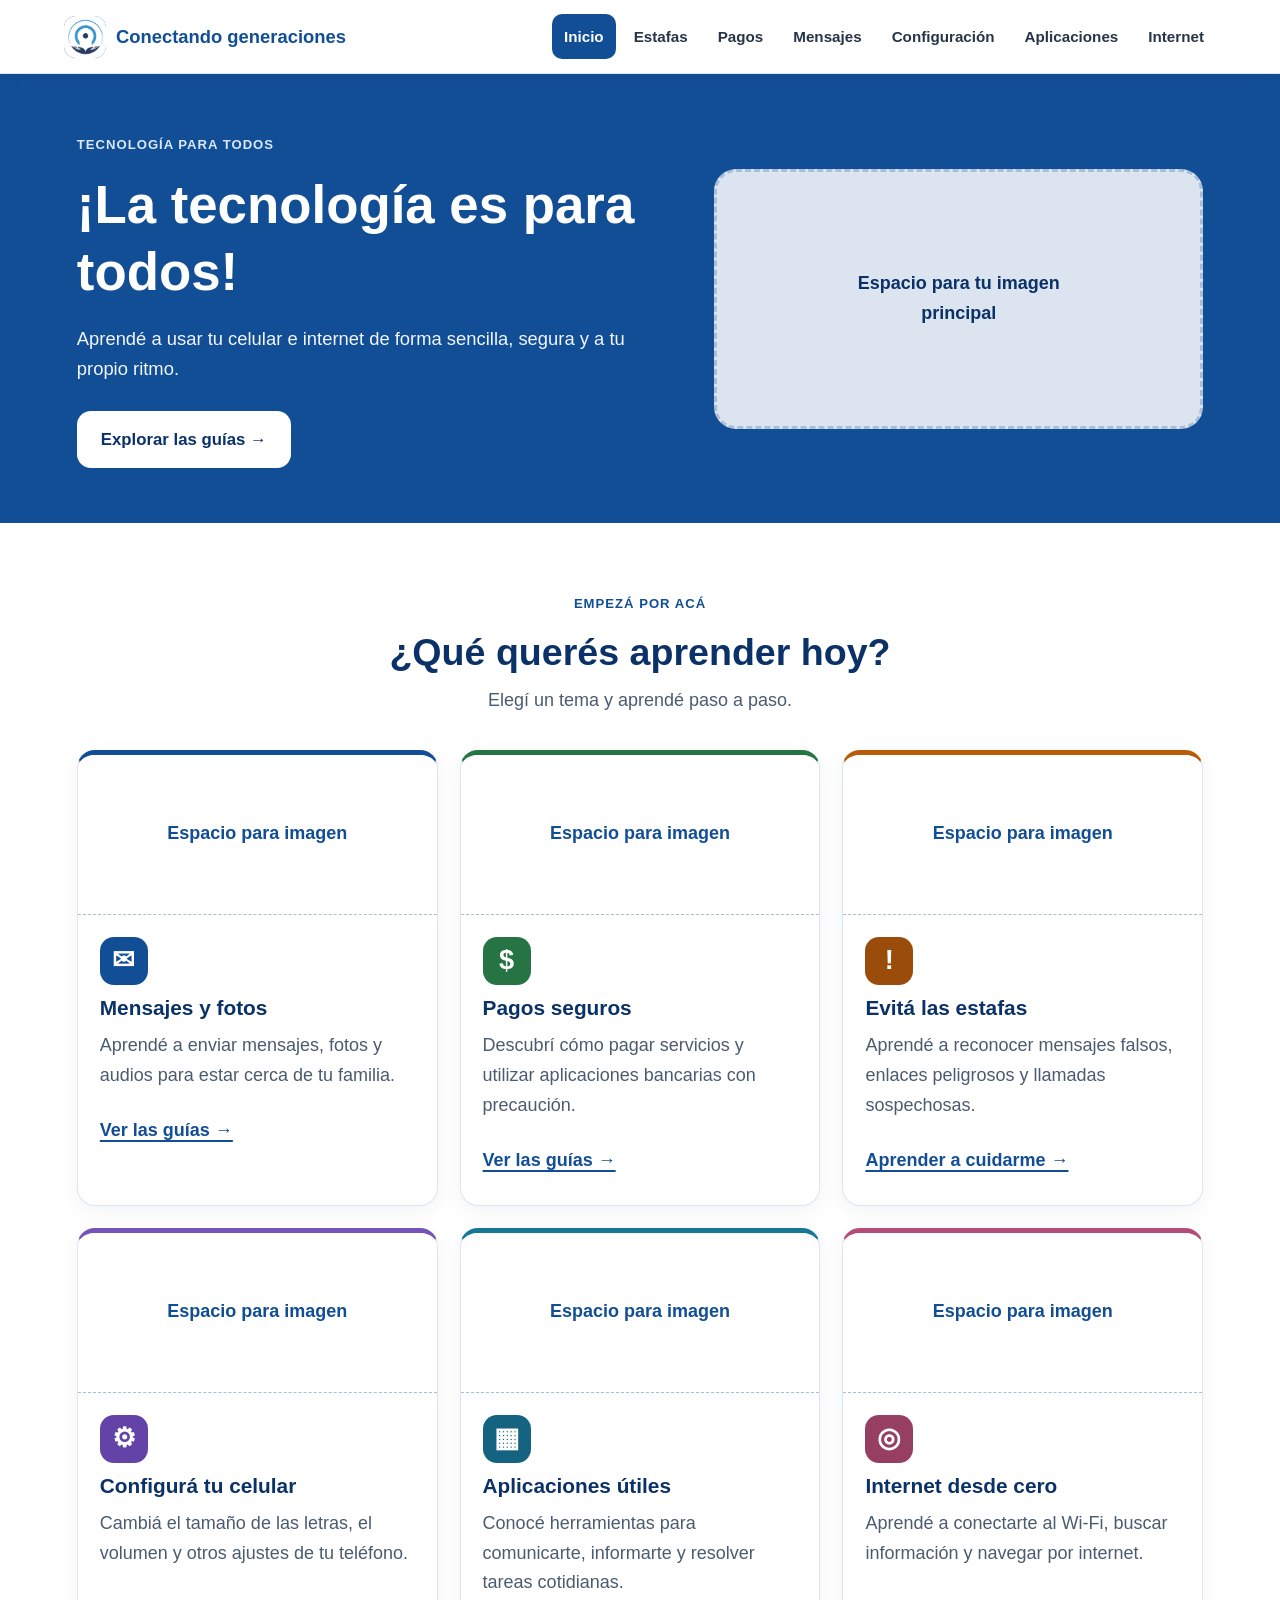
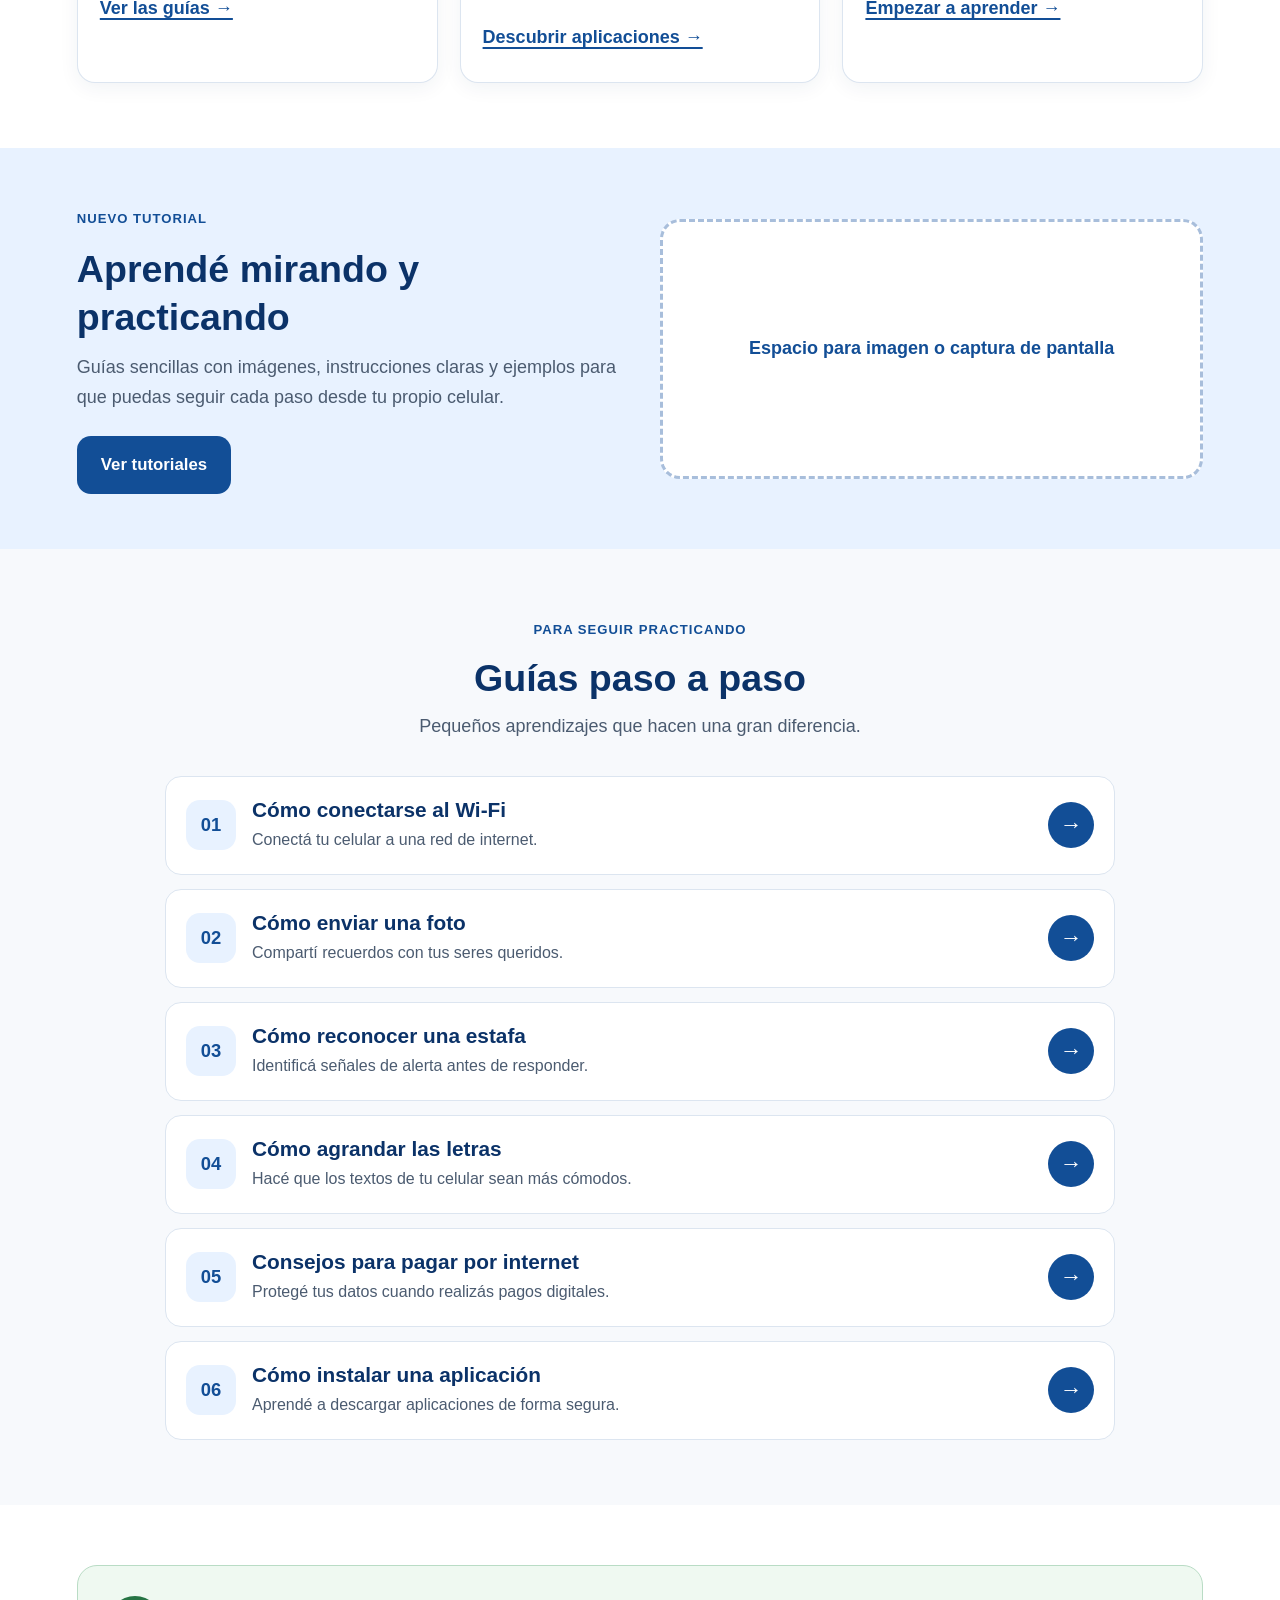
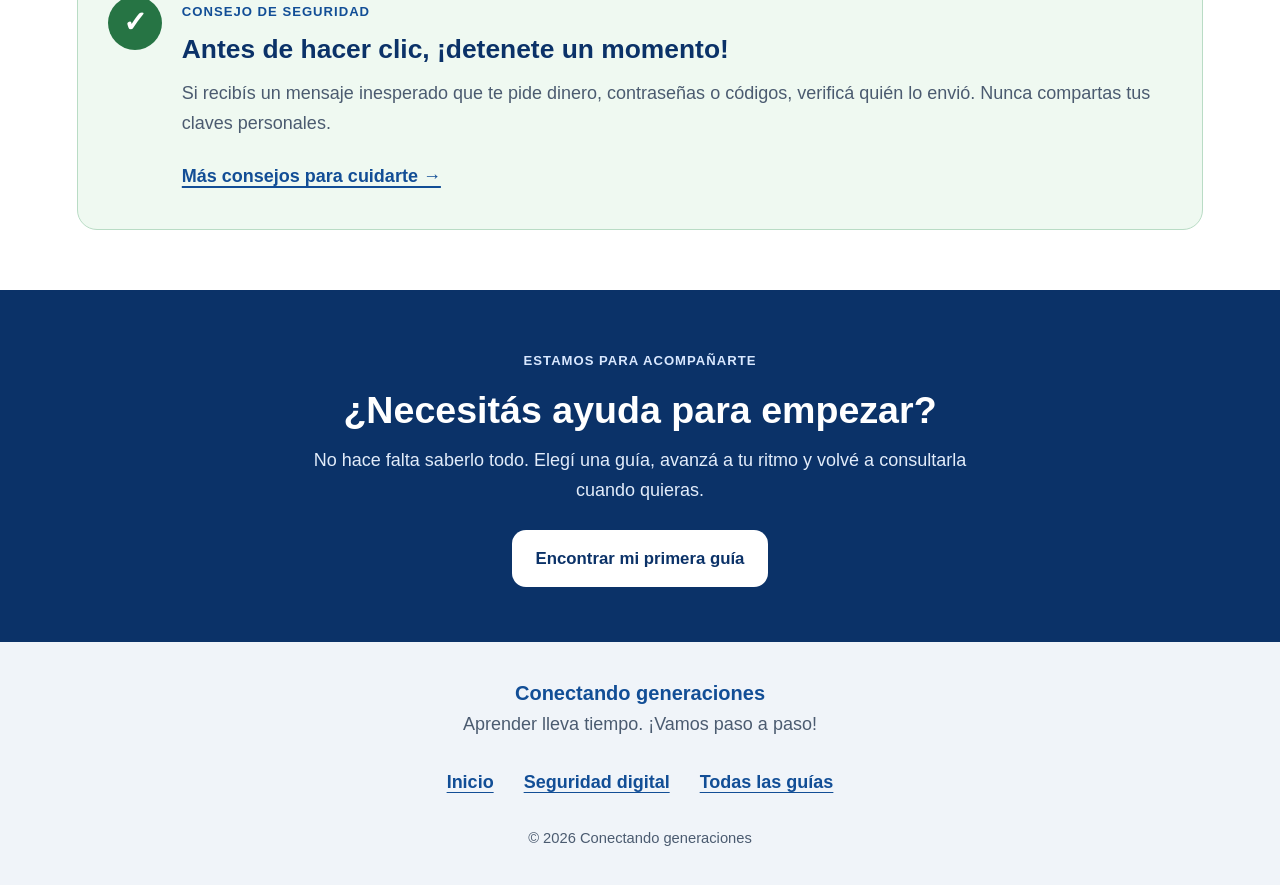
<file: index.html>
<!DOCTYPE html>
<html lang="es">
<head>
    <meta charset="UTF-8">
    <meta name="viewport" content="width=device-width, initial-scale=1.0">
    <title>Conectando generaciones</title>
    <link rel="stylesheet" href="estilos.css">
    <meta name="theme-color" content="#124E96">
    <link rel="icon" type="image/png" href="imagenes\logo.PNG">
</head>
<body>

    <!-- Barra de navegación -->
    <header class="encabezado">
        <a href="index.html#inicio" class="logo">
            <span class="logo-icono">
                <img src="imagenes/logo.PNG" alt="Logo Conectando generaciones">
            </span>
            <span>Conectando generaciones</span>
        </a>

        <nav class="navegacion" aria-label="Navegación principal">
            <a href="#inicio" class="nav-link activo">Inicio</a>
            <a href="#estafas" class="nav-link">Estafas</a>
            <a href="#pagos" class="nav-link">Pagos</a>
            <a href="#mensajes" class="nav-link">Mensajes</a>
            <a href="configuracion.html" class="nav-link">Configuración</a>
            <a href="aplicaciones.html" class="nav-link">Aplicaciones</a>
            <a href="internet.html" class="nav-link">Internet</a>
        </nav>
    </header>

    <main>
        <!-- Portada -->
        <section class="portada" id="inicio">
            <div class="portada-texto">
                <span class="etiqueta">TECNOLOGÍA PARA TODOS</span>

                <h1>¡La tecnología es para todos!</h1>

                <p>
                    Aprendé a usar tu celular e internet de forma sencilla,
                    segura y a tu propio ritmo.
                </p>

                <a href="#guias" class="boton boton-claro">
                    Explorar las guías →
                </a>
            </div>

            <!-- Espacio para tu imagen principal -->
            <a href="#guias"
               class="imagen-portada"
               aria-label="Conocé nuestras guías">
                <span class="imagen-ayuda">
                    Espacio para tu imagen principal
                </span>
            </a>
        </section>

        <!-- Accesos rápidos -->
        <section class="seccion" id="guias">
            <div class="titulo-seccion">
                <span class="etiqueta">EMPEZÁ POR ACÁ</span>
                <h2>¿Qué querés aprender hoy?</h2>
                <p>Elegí un tema y aprendé paso a paso.</p>
            </div>

            <div class="tarjetas">

                <article class="tarjeta tarjeta-azul" id="mensajes">
                    <a href="#mensajes" class="tarjeta-imagen"
                       aria-label="Ver guías de mensajes">
                        <span>Espacio para imagen</span>
                    </a>
                    <div class="tarjeta-contenido">
                        <span class="icono" aria-hidden="true">✉</span>
                        <h3>Mensajes y fotos</h3>
                        <p>
                            Aprendé a enviar mensajes, fotos y audios
                            para estar cerca de tu familia.
                        </p>
                        <a href="#guia-mensajes" class="enlace">
                            Ver las guías →
                        </a>
                    </div>
                </article>

                <article class="tarjeta tarjeta-verde" id="pagos">
                    <a href="#pagos" class="tarjeta-imagen"
                       aria-label="Ver guías de pagos">
                        <span>Espacio para imagen</span>
                    </a>
                    <div class="tarjeta-contenido">
                        <span class="icono" aria-hidden="true">$</span>
                        <h3>Pagos seguros</h3>
                        <p>
                            Descubrí cómo pagar servicios y utilizar
                            aplicaciones bancarias con precaución.
                        </p>
                        <a href="#guia-pagos" class="enlace">
                            Ver las guías →
                        </a>
                    </div>
                </article>

                <article class="tarjeta tarjeta-naranja" id="estafas">
                    <a href="#estafas" class="tarjeta-imagen"
                       aria-label="Ver guías para evitar estafas">
                        <span>Espacio para imagen</span>
                    </a>
                    <div class="tarjeta-contenido">
                        <span class="icono" aria-hidden="true">!</span>
                        <h3>Evitá las estafas</h3>
                        <p>
                            Aprendé a reconocer mensajes falsos,
                            enlaces peligrosos y llamadas sospechosas.
                        </p>
                        <a href="#guia-estafas" class="enlace">
                            Aprender a cuidarme →
                        </a>
                    </div>
                </article>

                <article class="tarjeta tarjeta-violeta" id="configuracion">
                    <a href="configuracion.html" class="tarjeta-imagen"
                       aria-label="Ver guías de configuración">
                        <span>Espacio para imagen</span>
                    </a>
                    <div class="tarjeta-contenido">
                        <span class="icono" aria-hidden="true">⚙</span>
                        <h3>Configurá tu celular</h3>
                        <p>
                            Cambiá el tamaño de las letras, el volumen
                            y otros ajustes de tu teléfono.
                        </p>
                        <a href="configuracion.html" class="enlace">
                            Ver las guías →
                        </a>
                    </div>
                </article>

                <article class="tarjeta tarjeta-celeste" id="aplicaciones">
                    <a href="aplicaciones.html" class="tarjeta-imagen"
                       aria-label="Ver guías de aplicaciones">
                        <span>Espacio para imagen</span>
                    </a>
                    <div class="tarjeta-contenido">
                        <span class="icono" aria-hidden="true">▦</span>
                        <h3>Aplicaciones útiles</h3>
                        <p>
                            Conocé herramientas para comunicarte,
                            informarte y resolver tareas cotidianas.
                        </p>
                        <a href="aplicaciones.html" class="enlace">
                            Descubrir aplicaciones →
                        </a>
                    </div>
                </article>

                <article class="tarjeta tarjeta-rosa">
                    <a href="internet.html" class="tarjeta-imagen"
                       aria-label="Ver tutoriales para usar internet">
                        <span>Espacio para imagen</span>
                    </a>
                    <div class="tarjeta-contenido">
                        <span class="icono" aria-hidden="true">◎</span>
                        <h3>Internet desde cero</h3>
                        <p>
                            Aprendé a conectarte al Wi-Fi,
                            buscar información y navegar por internet.
                        </p>
                        <a href="internet.html" class="enlace">
                            Empezar a aprender →
                        </a>
                    </div>
                </article>

            </div>
        </section>

        <!-- Tutorial destacado -->
        <section class="tutorial" id="tutoriales">
            <div class="tutorial-texto">
                <span class="etiqueta">NUEVO TUTORIAL</span>
                <h2>Aprendé mirando y practicando</h2>
                <p>
                    Guías sencillas con imágenes, instrucciones claras
                    y ejemplos para que puedas seguir cada paso
                    desde tu propio celular.
                </p>
                <a href="#guia-wifi" class="boton boton-azul">
                    Ver tutoriales
                </a>
            </div>

            <a href="#guia-wifi" class="tutorial-imagen"
               aria-label="Abrir el tutorial destacado">
                <span>Espacio para imagen o captura de pantalla</span>
            </a>
        </section>

        <!-- Guías recientes -->
        <section class="seccion guias-recientes">
            <div class="titulo-seccion">
                <span class="etiqueta">PARA SEGUIR PRACTICANDO</span>
                <h2>Guías paso a paso</h2>
                <p>Pequeños aprendizajes que hacen una gran diferencia.</p>
            </div>

            <div class="lista-guias">
                <article class="guia" id="guia-wifi">
                    <span class="guia-numero">01</span>
                    <div>
                        <h3>Cómo conectarse al Wi-Fi</h3>
                        <p>Conectá tu celular a una red de internet.</p>
                    </div>
                    <a href="#guia-wifi" aria-label="Ver guía de Wi-Fi"
                       class="flecha">→</a>
                </article>

                <article class="guia" id="guia-mensajes">
                    <span class="guia-numero">02</span>
                    <div>
                        <h3>Cómo enviar una foto</h3>
                        <p>Compartí recuerdos con tus seres queridos.</p>
                    </div>
                    <a href="#guia-mensajes"
                       aria-label="Ver guía para enviar fotos"
                       class="flecha">→</a>
                </article>

                <article class="guia" id="guia-estafas">
                    <span class="guia-numero">03</span>
                    <div>
                        <h3>Cómo reconocer una estafa</h3>
                        <p>Identificá señales de alerta antes de responder.</p>
                    </div>
                    <a href="#guia-estafas"
                       aria-label="Ver guía para reconocer estafas"
                       class="flecha">→</a>
                </article>

                <article class="guia" id="guia-configuracion">
                    <span class="guia-numero">04</span>
                    <div>
                        <h3>Cómo agrandar las letras</h3>
                        <p>Hacé que los textos de tu celular sean más cómodos.</p>
                    </div>
                    <a href="#guia-configuracion"
                       aria-label="Ver guía para agrandar las letras"
                       class="flecha">→</a>
                </article>

                <article class="guia" id="guia-pagos">
                    <span class="guia-numero">05</span>
                    <div>
                        <h3>Consejos para pagar por internet</h3>
                        <p>Protegé tus datos cuando realizás pagos digitales.</p>
                    </div>
                    <a href="#guia-pagos"
                       aria-label="Ver guía de pagos seguros"
                       class="flecha">→</a>
                </article>

                <article class="guia" id="guia-aplicaciones">
                    <span class="guia-numero">06</span>
                    <div>
                        <h3>Cómo instalar una aplicación</h3>
                        <p>Aprendé a descargar aplicaciones de forma segura.</p>
                    </div>
                    <a href="#guia-aplicaciones"
                       aria-label="Ver guía de aplicaciones"
                       class="flecha">→</a>
                </article>
            </div>
        </section>

        <!-- Consejo de seguridad -->
        <section class="consejo">
            <div class="consejo-icono" aria-hidden="true">✓</div>
            <div>
                <span class="etiqueta">CONSEJO DE SEGURIDAD</span>
                <h2>Antes de hacer clic, ¡detenete un momento!</h2>
                <p>
                    Si recibís un mensaje inesperado que te pide dinero,
                    contraseñas o códigos, verificá quién lo envió.
                    Nunca compartas tus claves personales.
                </p>
                <a href="#estafas" class="enlace">
                    Más consejos para cuidarte →
                </a>
            </div>
        </section>

        <!-- Ayuda -->
        <section class="ayuda">
            <span class="etiqueta">ESTAMOS PARA ACOMPAÑARTE</span>
            <h2>¿Necesitás ayuda para empezar?</h2>
            <p>
                No hace falta saberlo todo. Elegí una guía,
                avanzá a tu ritmo y volvé a consultarla cuando quieras.
            </p>
            <a href="#guias" class="boton boton-claro">
                Encontrar mi primera guía
            </a>
        </section>
    </main>

    <!-- Pie de página -->
    <footer class="pie">
        <a href="#inicio" class="pie-logo">Conectando generaciones</a>
        <p>Aprender lleva tiempo. ¡Vamos paso a paso!</p>

        <nav class="pie-enlaces" aria-label="Enlaces del pie de página">
            <a href="#inicio">Inicio</a>
            <a href="#estafas">Seguridad digital</a>
            <a href="#guias">Todas las guías</a>
        </nav>

        <p class="copyright">
            © 2026 Conectando generaciones
        </p>
    </footer>

</body>
</html>
</file>
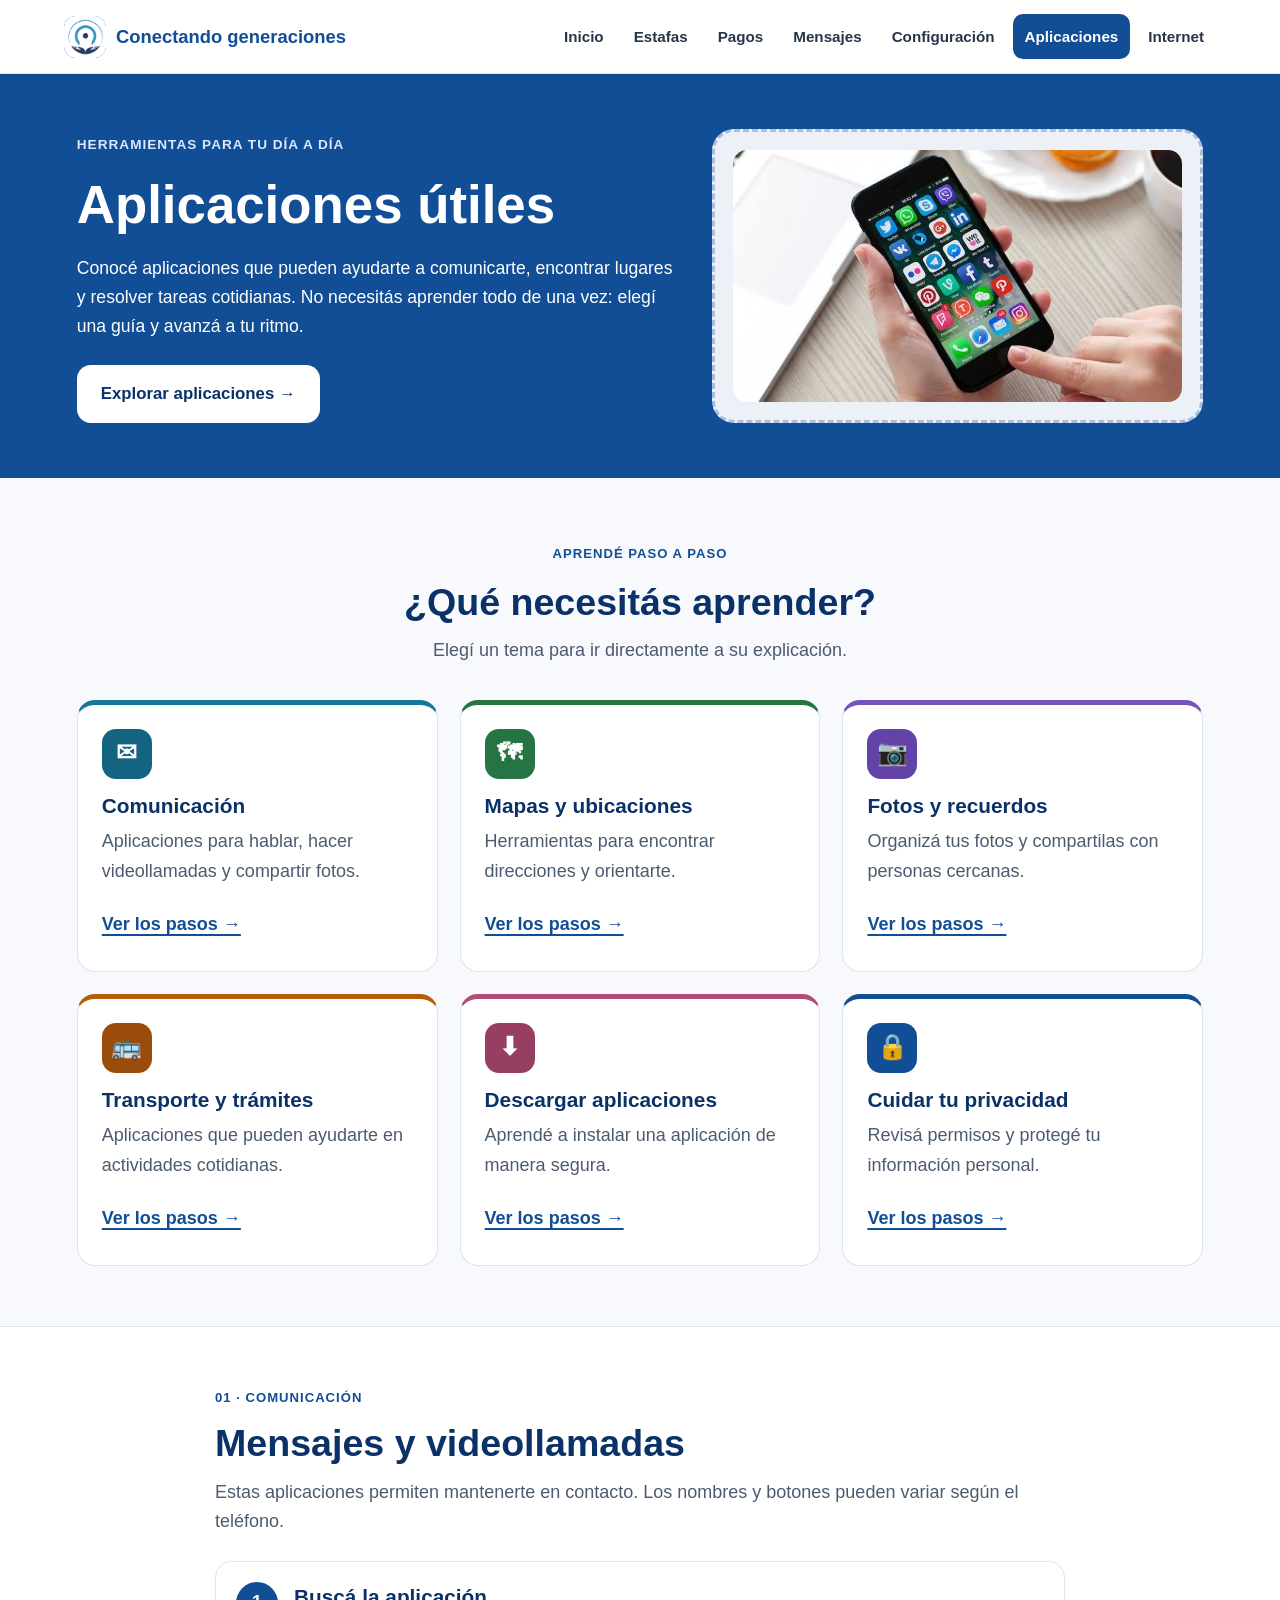
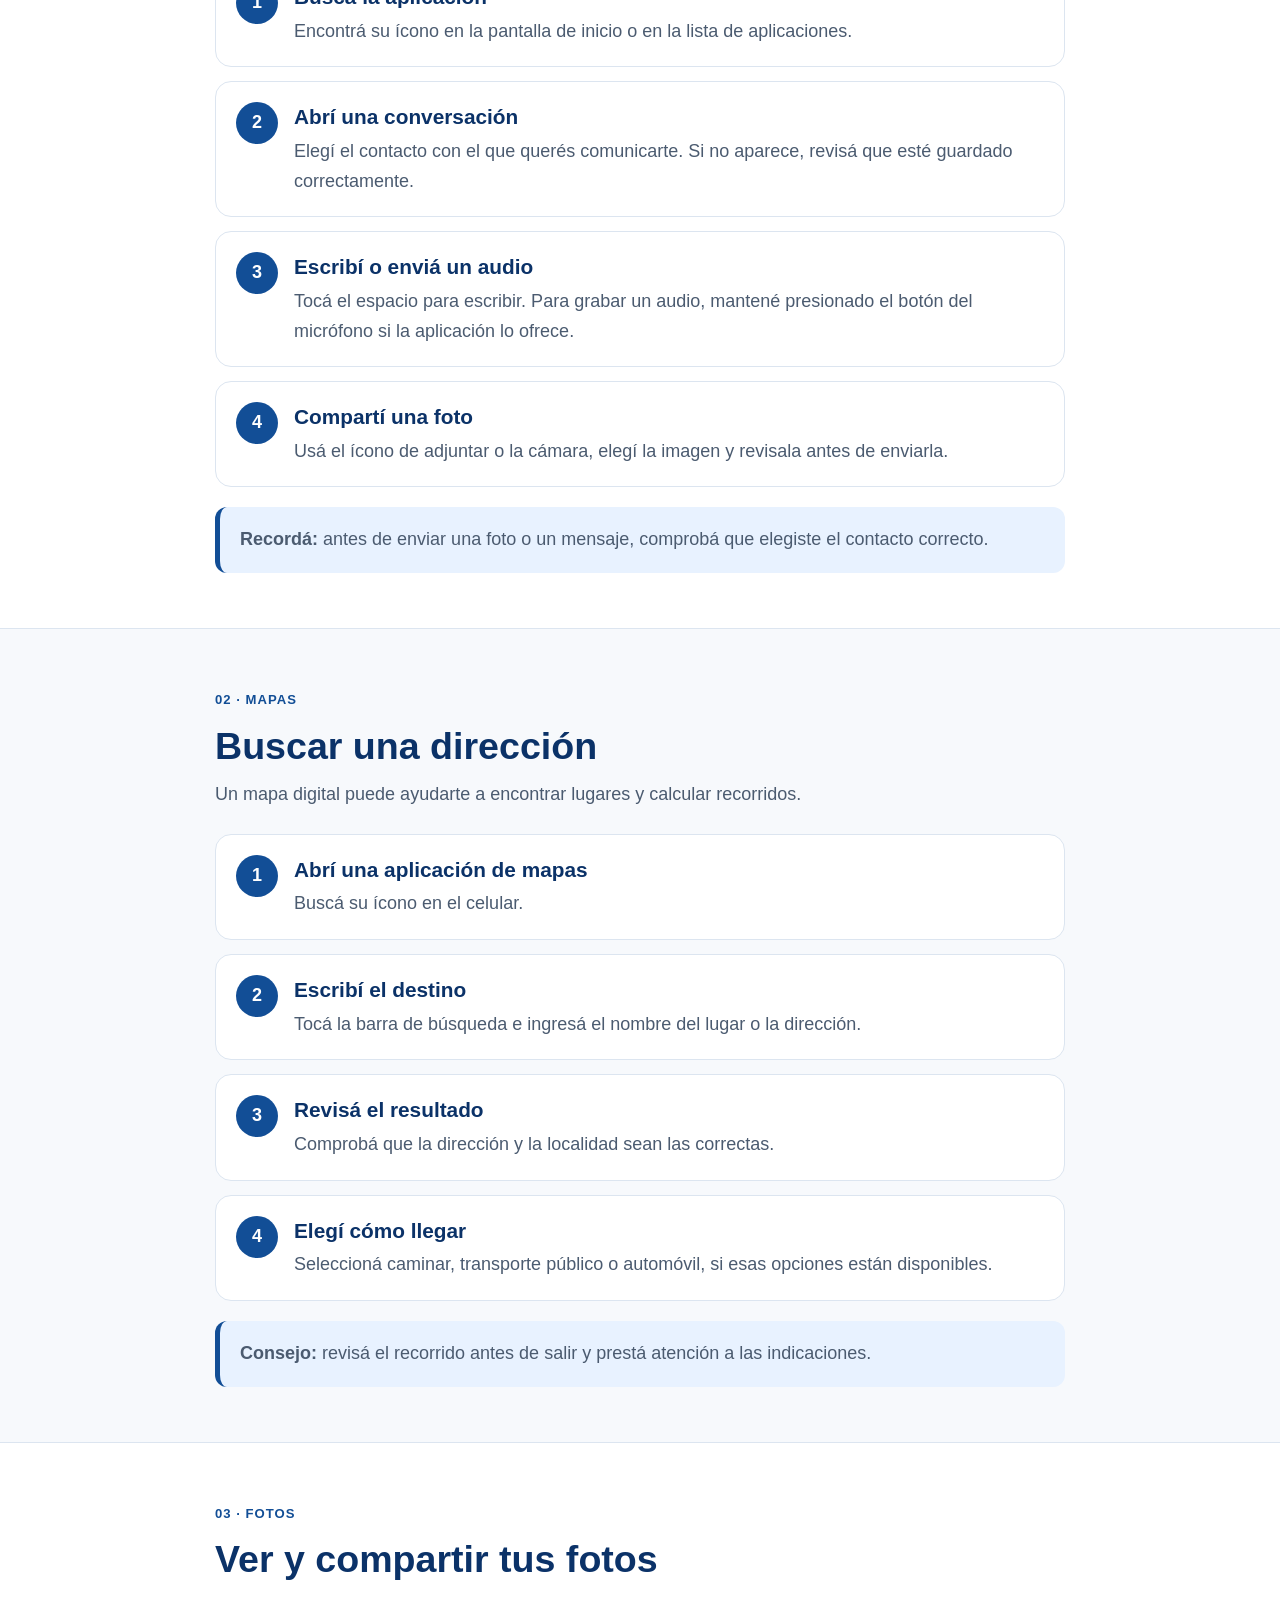
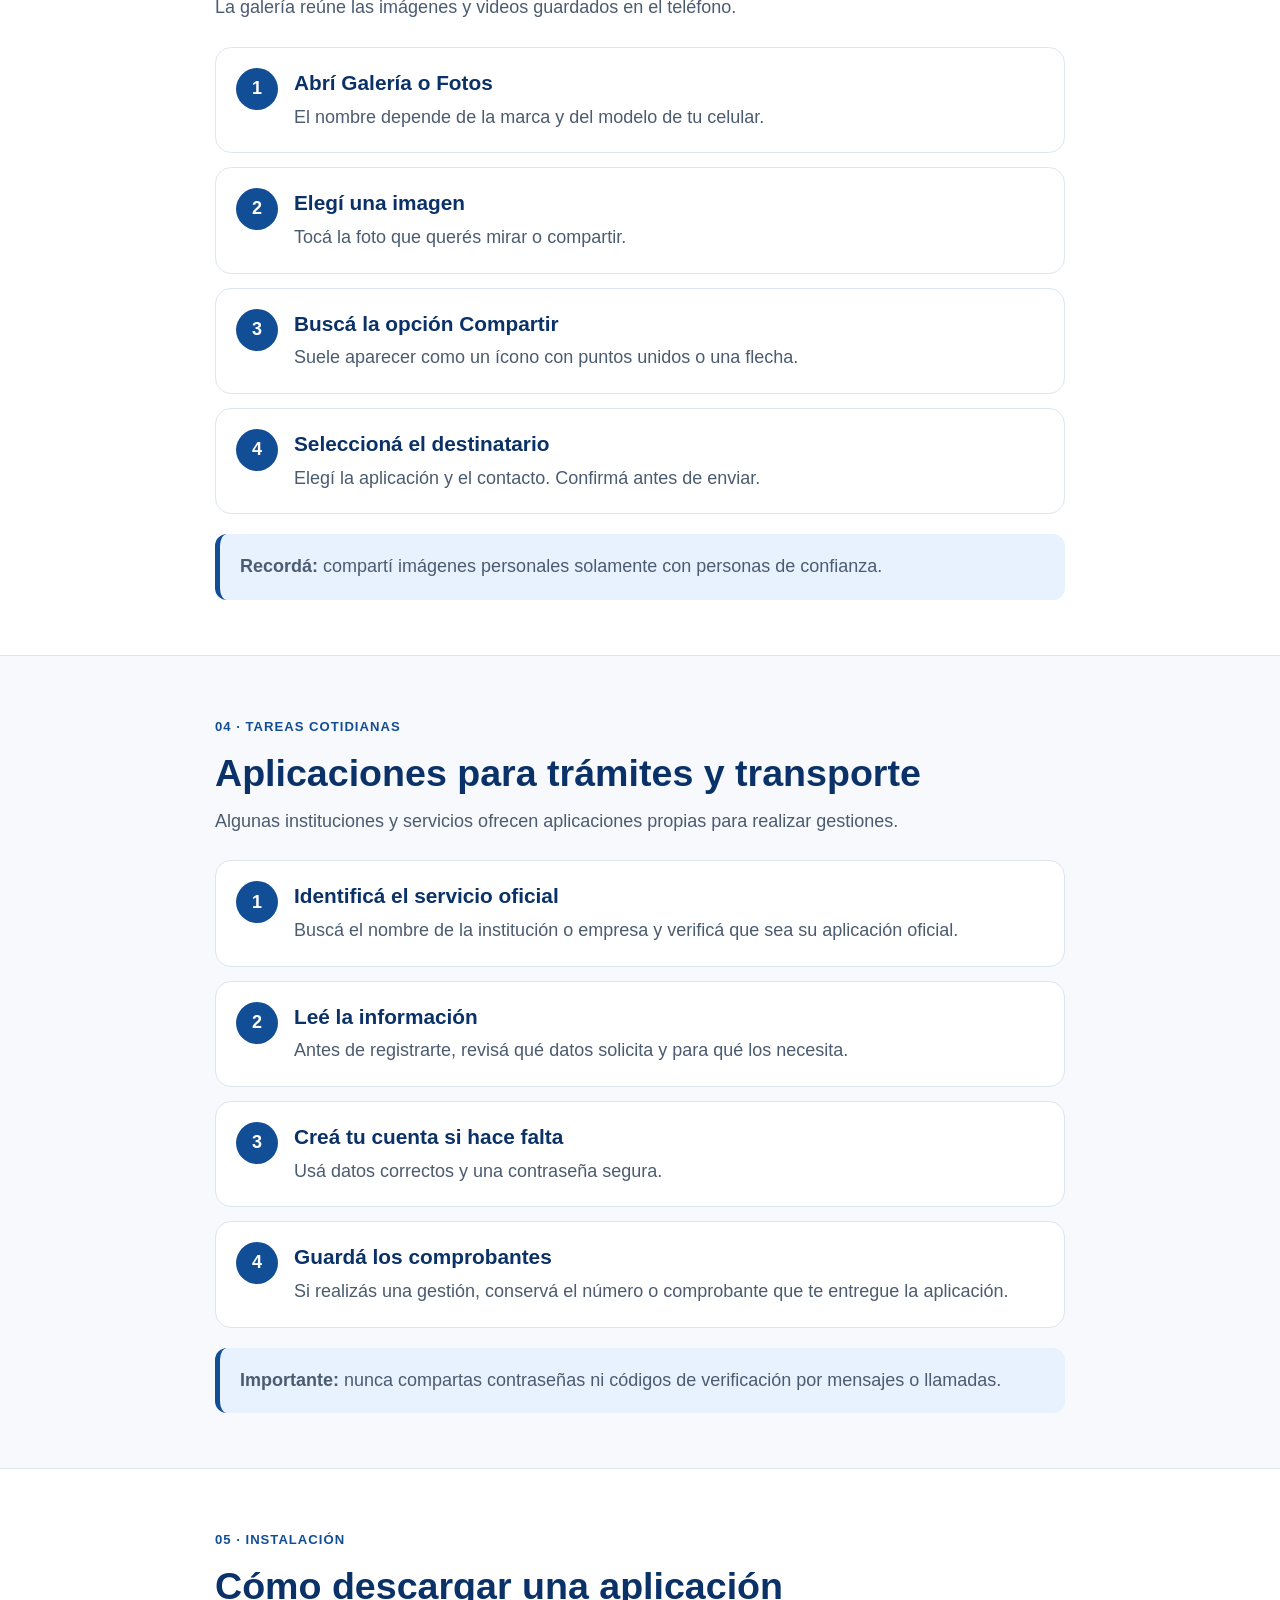
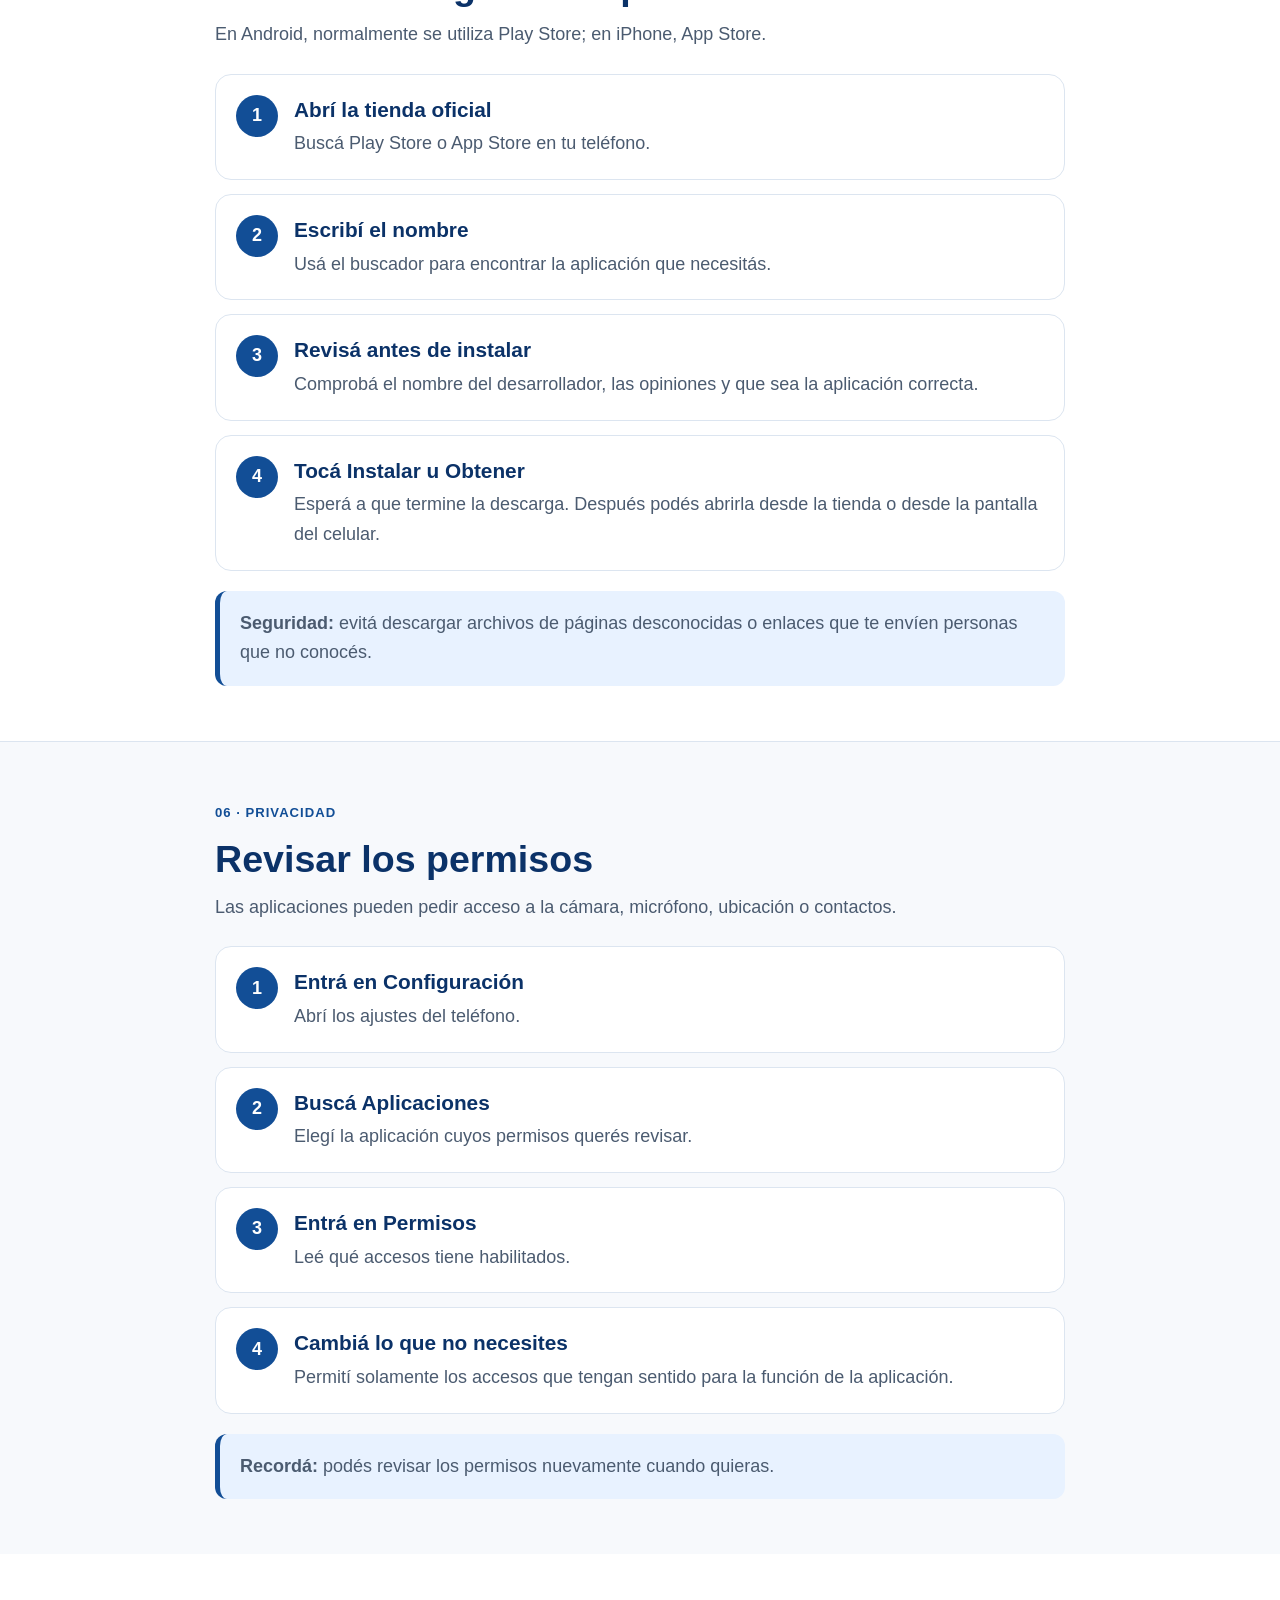
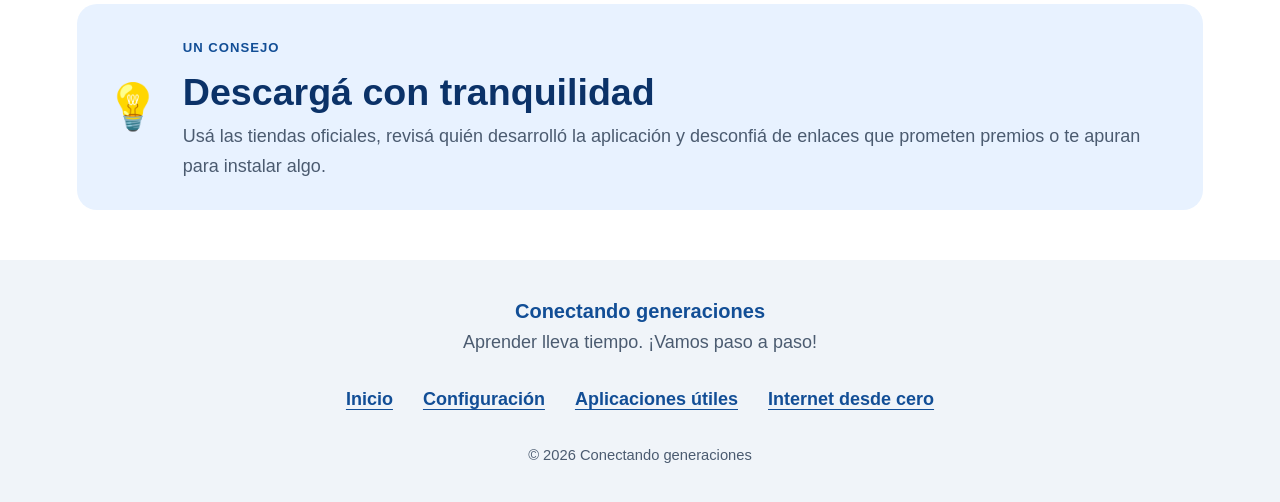
<file: aplicaciones.html>
<!DOCTYPE html>
<html lang="es">
<head>
    <meta charset="UTF-8">
    <meta name="viewport" content="width=device-width, initial-scale=1.0">
    <title>Aplicaciones útiles | Conectando generaciones</title>
    <link rel="stylesheet" href="estilos.css">
    <link rel="icon" type="image/png" href="imagenes/logo.PNG">
</head>
<body>
    <header class="encabezado">
        <a href="index.html#inicio" class="logo">
            <span class="logo-icono">
                <img src="imagenes/logo.PNG" alt="Logo Conectando generaciones">
            </span>
            <span>Conectando generaciones</span>
        </a>
        <nav class="navegacion" aria-label="Navegación principal">
            <a href="index.html#inicio" class="nav-link">Inicio</a>
            <a href="index.html#estafas" class="nav-link">Estafas</a>
            <a href="index.html#pagos" class="nav-link">Pagos</a>
            <a href="index.html#mensajes" class="nav-link">Mensajes</a>
            <a href="configuracion.html" class="nav-link">Configuración</a>
            <a href="aplicaciones.html" class="nav-link activo">Aplicaciones</a>
            <a href="internet.html" class="nav-link">Internet</a>
        </nav>
    </header>
    <main>
        <section class="config-portada">
            <div class="config-portada-texto">
                <span class="config-etiqueta">HERRAMIENTAS PARA TU DÍA A DÍA</span>
                <h1>Aplicaciones útiles</h1>
                <p>Conocé aplicaciones que pueden ayudarte a comunicarte, encontrar lugares y resolver tareas cotidianas. No necesitás aprender todo de una vez: elegí una guía y avanzá a tu ritmo.</p>
                <a href="#opciones" class="boton boton-claro">Explorar aplicaciones →</a>
            </div>
            <div class="config-imagen" role="img" aria-label="Espacio para una imagen ilustrativa">
                <span><img src="imagenes\aplicaciones.jpg" alt="Celular" height="300px"></span>
            </div>
        </section>

        <section class="config-seccion" id="opciones">
            <div class="titulo-seccion">
                <span class="etiqueta">APRENDÉ PASO A PASO</span>
                <h2>¿Qué necesitás aprender?</h2>
                <p>Elegí un tema para ir directamente a su explicación.</p>
            </div>
            <div class="config-tarjetas">
                
                <article class="config-tarjeta config-celeste">
                    <span class="config-icono" aria-hidden="true">✉</span>
                    <h3>Comunicación</h3>
                    <p>Aplicaciones para hablar, hacer videollamadas y compartir fotos.</p>
                    <a href="#comunicacion" class="enlace">Ver los pasos →</a>
                </article>

                <article class="config-tarjeta config-verde">
                    <span class="config-icono" aria-hidden="true">🗺</span>
                    <h3>Mapas y ubicaciones</h3>
                    <p>Herramientas para encontrar direcciones y orientarte.</p>
                    <a href="#mapas" class="enlace">Ver los pasos →</a>
                </article>

                <article class="config-tarjeta config-violeta">
                    <span class="config-icono" aria-hidden="true">📷</span>
                    <h3>Fotos y recuerdos</h3>
                    <p>Organizá tus fotos y compartilas con personas cercanas.</p>
                    <a href="#fotos" class="enlace">Ver los pasos →</a>
                </article>

                <article class="config-tarjeta config-naranja">
                    <span class="config-icono" aria-hidden="true">🚌</span>
                    <h3>Transporte y trámites</h3>
                    <p>Aplicaciones que pueden ayudarte en actividades cotidianas.</p>
                    <a href="#tramites" class="enlace">Ver los pasos →</a>
                </article>

                <article class="config-tarjeta config-rosa">
                    <span class="config-icono" aria-hidden="true">⬇</span>
                    <h3>Descargar aplicaciones</h3>
                    <p>Aprendé a instalar una aplicación de manera segura.</p>
                    <a href="#descargar" class="enlace">Ver los pasos →</a>
                </article>

                <article class="config-tarjeta config-azul">
                    <span class="config-icono" aria-hidden="true">🔒</span>
                    <h3>Cuidar tu privacidad</h3>
                    <p>Revisá permisos y protegé tu información personal.</p>
                    <a href="#privacidad" class="enlace">Ver los pasos →</a>
                </article>
            </div>
        </section>

        
        <section class="guia-practica" id="comunicacion">
            <div class="guia-practica-cabecera">
                <span class="etiqueta">01 · COMUNICACIÓN</span>
                <h2>Mensajes y videollamadas</h2>
                <p>Estas aplicaciones permiten mantenerte en contacto. Los nombres y botones pueden variar según el teléfono.</p>
            </div>
            <ol class="pasos-lista">
                <li><span class="paso-numero">1</span><div><h3>Buscá la aplicación</h3><p>Encontrá su ícono en la pantalla de inicio o en la lista de aplicaciones.</p></div></li><li><span class="paso-numero">2</span><div><h3>Abrí una conversación</h3><p>Elegí el contacto con el que querés comunicarte. Si no aparece, revisá que esté guardado correctamente.</p></div></li><li><span class="paso-numero">3</span><div><h3>Escribí o enviá un audio</h3><p>Tocá el espacio para escribir. Para grabar un audio, mantené presionado el botón del micrófono si la aplicación lo ofrece.</p></div></li><li><span class="paso-numero">4</span><div><h3>Compartí una foto</h3><p>Usá el ícono de adjuntar o la cámara, elegí la imagen y revisala antes de enviarla.</p></div></li>
            </ol>
            <p class="guia-nota"><strong>Recordá:</strong> antes de enviar una foto o un mensaje, comprobá que elegiste el contacto correcto.</p>
        </section>

        <section class="guia-practica" id="mapas">
            <div class="guia-practica-cabecera">
                <span class="etiqueta">02 · MAPAS</span>
                <h2>Buscar una dirección</h2>
                <p>Un mapa digital puede ayudarte a encontrar lugares y calcular recorridos.</p>
            </div>
            <ol class="pasos-lista">
                <li><span class="paso-numero">1</span><div><h3>Abrí una aplicación de mapas</h3><p>Buscá su ícono en el celular.</p></div></li><li><span class="paso-numero">2</span><div><h3>Escribí el destino</h3><p>Tocá la barra de búsqueda e ingresá el nombre del lugar o la dirección.</p></div></li><li><span class="paso-numero">3</span><div><h3>Revisá el resultado</h3><p>Comprobá que la dirección y la localidad sean las correctas.</p></div></li><li><span class="paso-numero">4</span><div><h3>Elegí cómo llegar</h3><p>Seleccioná caminar, transporte público o automóvil, si esas opciones están disponibles.</p></div></li>
            </ol>
            <p class="guia-nota"><strong>Consejo:</strong> revisá el recorrido antes de salir y prestá atención a las indicaciones.</p>
        </section>

        <section class="guia-practica" id="fotos">
            <div class="guia-practica-cabecera">
                <span class="etiqueta">03 · FOTOS</span>
                <h2>Ver y compartir tus fotos</h2>
                <p>La galería reúne las imágenes y videos guardados en el teléfono.</p>
            </div>
            <ol class="pasos-lista">
                <li><span class="paso-numero">1</span><div><h3>Abrí Galería o Fotos</h3><p>El nombre depende de la marca y del modelo de tu celular.</p></div></li><li><span class="paso-numero">2</span><div><h3>Elegí una imagen</h3><p>Tocá la foto que querés mirar o compartir.</p></div></li><li><span class="paso-numero">3</span><div><h3>Buscá la opción Compartir</h3><p>Suele aparecer como un ícono con puntos unidos o una flecha.</p></div></li><li><span class="paso-numero">4</span><div><h3>Seleccioná el destinatario</h3><p>Elegí la aplicación y el contacto. Confirmá antes de enviar.</p></div></li>
            </ol>
            <p class="guia-nota"><strong>Recordá:</strong> compartí imágenes personales solamente con personas de confianza.</p>
        </section>

        <section class="guia-practica" id="tramites">
            <div class="guia-practica-cabecera">
                <span class="etiqueta">04 · TAREAS COTIDIANAS</span>
                <h2>Aplicaciones para trámites y transporte</h2>
                <p>Algunas instituciones y servicios ofrecen aplicaciones propias para realizar gestiones.</p>
            </div>
            <ol class="pasos-lista">
                <li><span class="paso-numero">1</span><div><h3>Identificá el servicio oficial</h3><p>Buscá el nombre de la institución o empresa y verificá que sea su aplicación oficial.</p></div></li><li><span class="paso-numero">2</span><div><h3>Leé la información</h3><p>Antes de registrarte, revisá qué datos solicita y para qué los necesita.</p></div></li><li><span class="paso-numero">3</span><div><h3>Creá tu cuenta si hace falta</h3><p>Usá datos correctos y una contraseña segura.</p></div></li><li><span class="paso-numero">4</span><div><h3>Guardá los comprobantes</h3><p>Si realizás una gestión, conservá el número o comprobante que te entregue la aplicación.</p></div></li>
            </ol>
            <p class="guia-nota"><strong>Importante:</strong> nunca compartas contraseñas ni códigos de verificación por mensajes o llamadas.</p>
        </section>

        <section class="guia-practica" id="descargar">
            <div class="guia-practica-cabecera">
                <span class="etiqueta">05 · INSTALACIÓN</span>
                <h2>Cómo descargar una aplicación</h2>
                <p>En Android, normalmente se utiliza Play Store; en iPhone, App Store.</p>
            </div>
            <ol class="pasos-lista">
                <li><span class="paso-numero">1</span><div><h3>Abrí la tienda oficial</h3><p>Buscá Play Store o App Store en tu teléfono.</p></div></li><li><span class="paso-numero">2</span><div><h3>Escribí el nombre</h3><p>Usá el buscador para encontrar la aplicación que necesitás.</p></div></li><li><span class="paso-numero">3</span><div><h3>Revisá antes de instalar</h3><p>Comprobá el nombre del desarrollador, las opiniones y que sea la aplicación correcta.</p></div></li><li><span class="paso-numero">4</span><div><h3>Tocá Instalar u Obtener</h3><p>Esperá a que termine la descarga. Después podés abrirla desde la tienda o desde la pantalla del celular.</p></div></li>
            </ol>
            <p class="guia-nota"><strong>Seguridad:</strong> evitá descargar archivos de páginas desconocidas o enlaces que te envíen personas que no conocés.</p>
        </section>

        <section class="guia-practica" id="privacidad">
            <div class="guia-practica-cabecera">
                <span class="etiqueta">06 · PRIVACIDAD</span>
                <h2>Revisar los permisos</h2>
                <p>Las aplicaciones pueden pedir acceso a la cámara, micrófono, ubicación o contactos.</p>
            </div>
            <ol class="pasos-lista">
                <li><span class="paso-numero">1</span><div><h3>Entrá en Configuración</h3><p>Abrí los ajustes del teléfono.</p></div></li><li><span class="paso-numero">2</span><div><h3>Buscá Aplicaciones</h3><p>Elegí la aplicación cuyos permisos querés revisar.</p></div></li><li><span class="paso-numero">3</span><div><h3>Entrá en Permisos</h3><p>Leé qué accesos tiene habilitados.</p></div></li><li><span class="paso-numero">4</span><div><h3>Cambiá lo que no necesites</h3><p>Permití solamente los accesos que tengan sentido para la función de la aplicación.</p></div></li>
            </ol>
            <p class="guia-nota"><strong>Recordá:</strong> podés revisar los permisos nuevamente cuando quieras.</p>
        </section>

        <section class="config-consejo">
            <div class="config-consejo-icono" aria-hidden="true">💡</div>
            <div>
                <span class="etiqueta">UN CONSEJO</span>
                <h2>Descargá con tranquilidad</h2>
                <p>Usá las tiendas oficiales, revisá quién desarrolló la aplicación y desconfiá de enlaces que prometen premios o te apuran para instalar algo.</p>
            </div>
        </section>
    </main>
    <footer class="pie">
        <a href="index.html#inicio" class="pie-logo">Conectando generaciones</a>
        <p>Aprender lleva tiempo. ¡Vamos paso a paso!</p>
        <nav class="pie-enlaces" aria-label="Enlaces del pie de página">
            <a href="index.html#inicio">Inicio</a>
            <a href="configuracion.html">Configuración</a>
            <a href="aplicaciones.html">Aplicaciones útiles</a>
            <a href="internet.html">Internet desde cero</a>
        </nav>
        <p class="copyright">© 2026 Conectando generaciones</p>
    </footer>
</body>
</html>
</file>
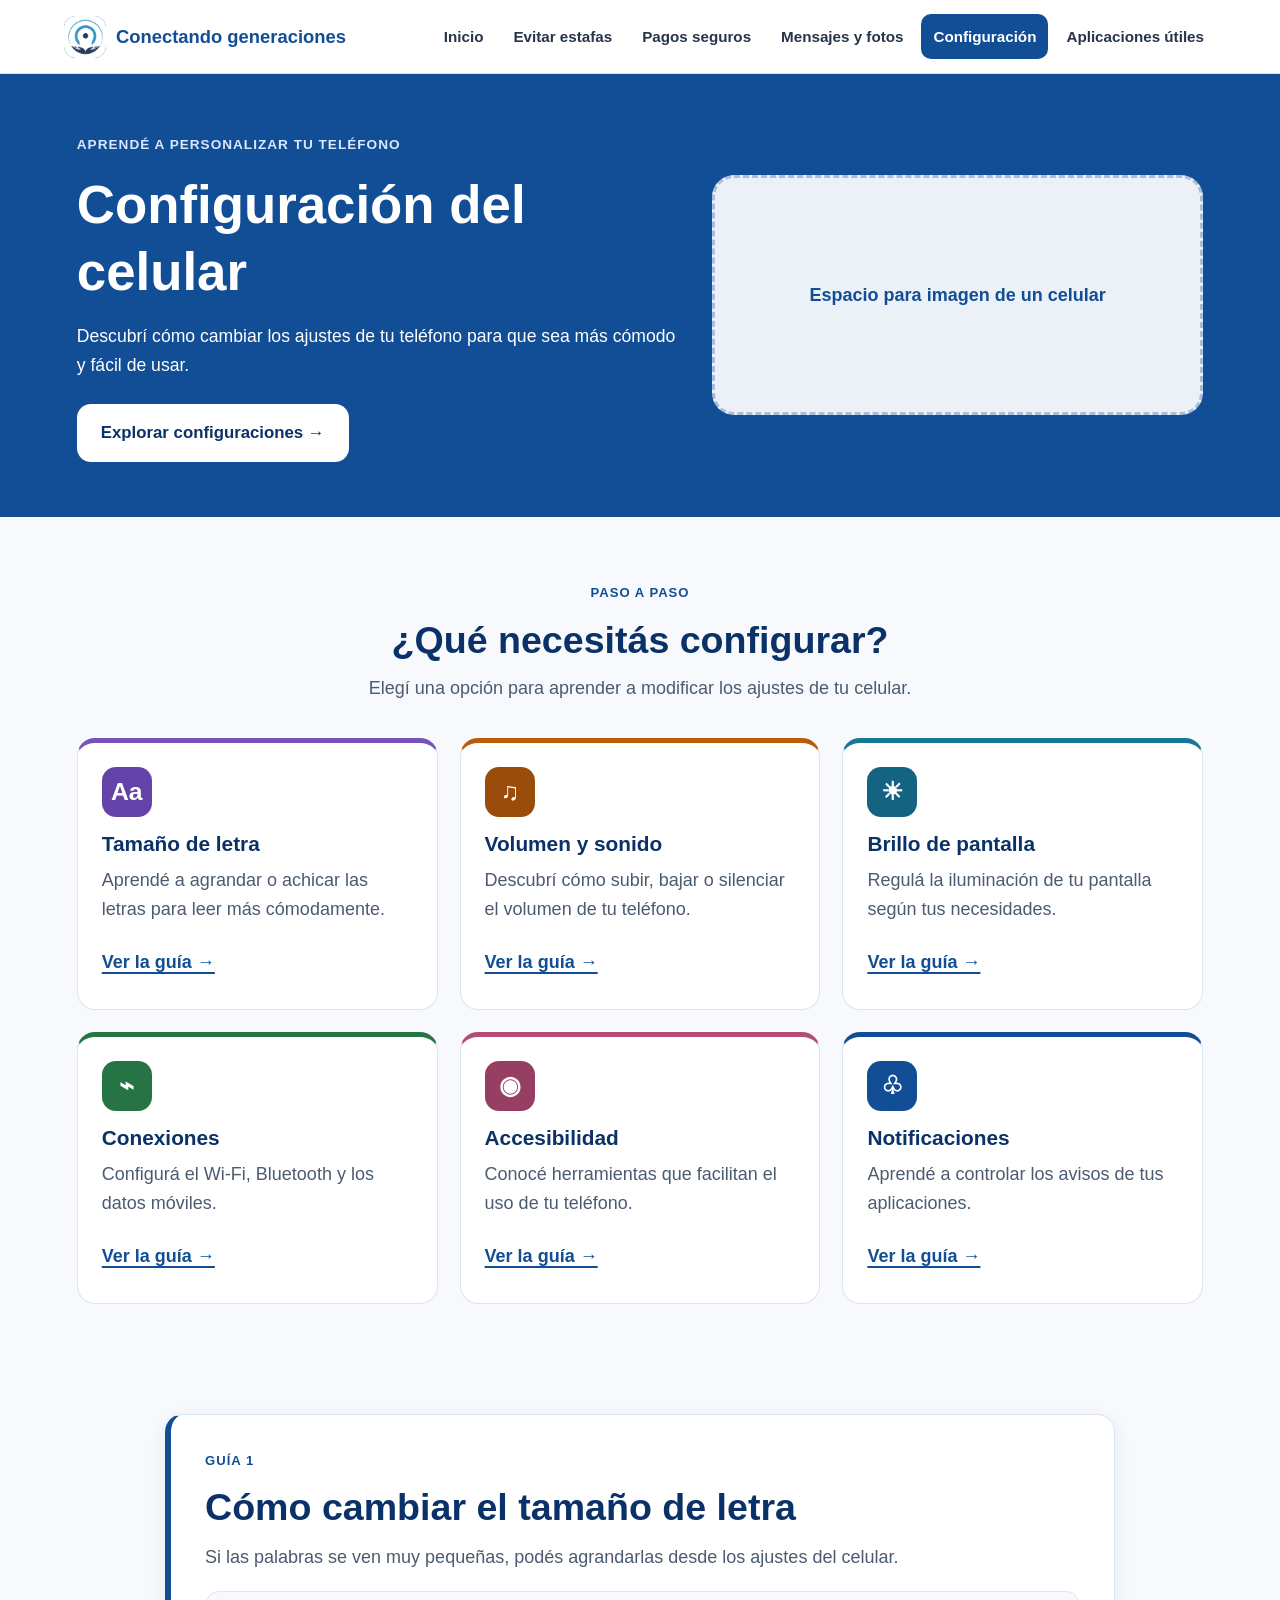
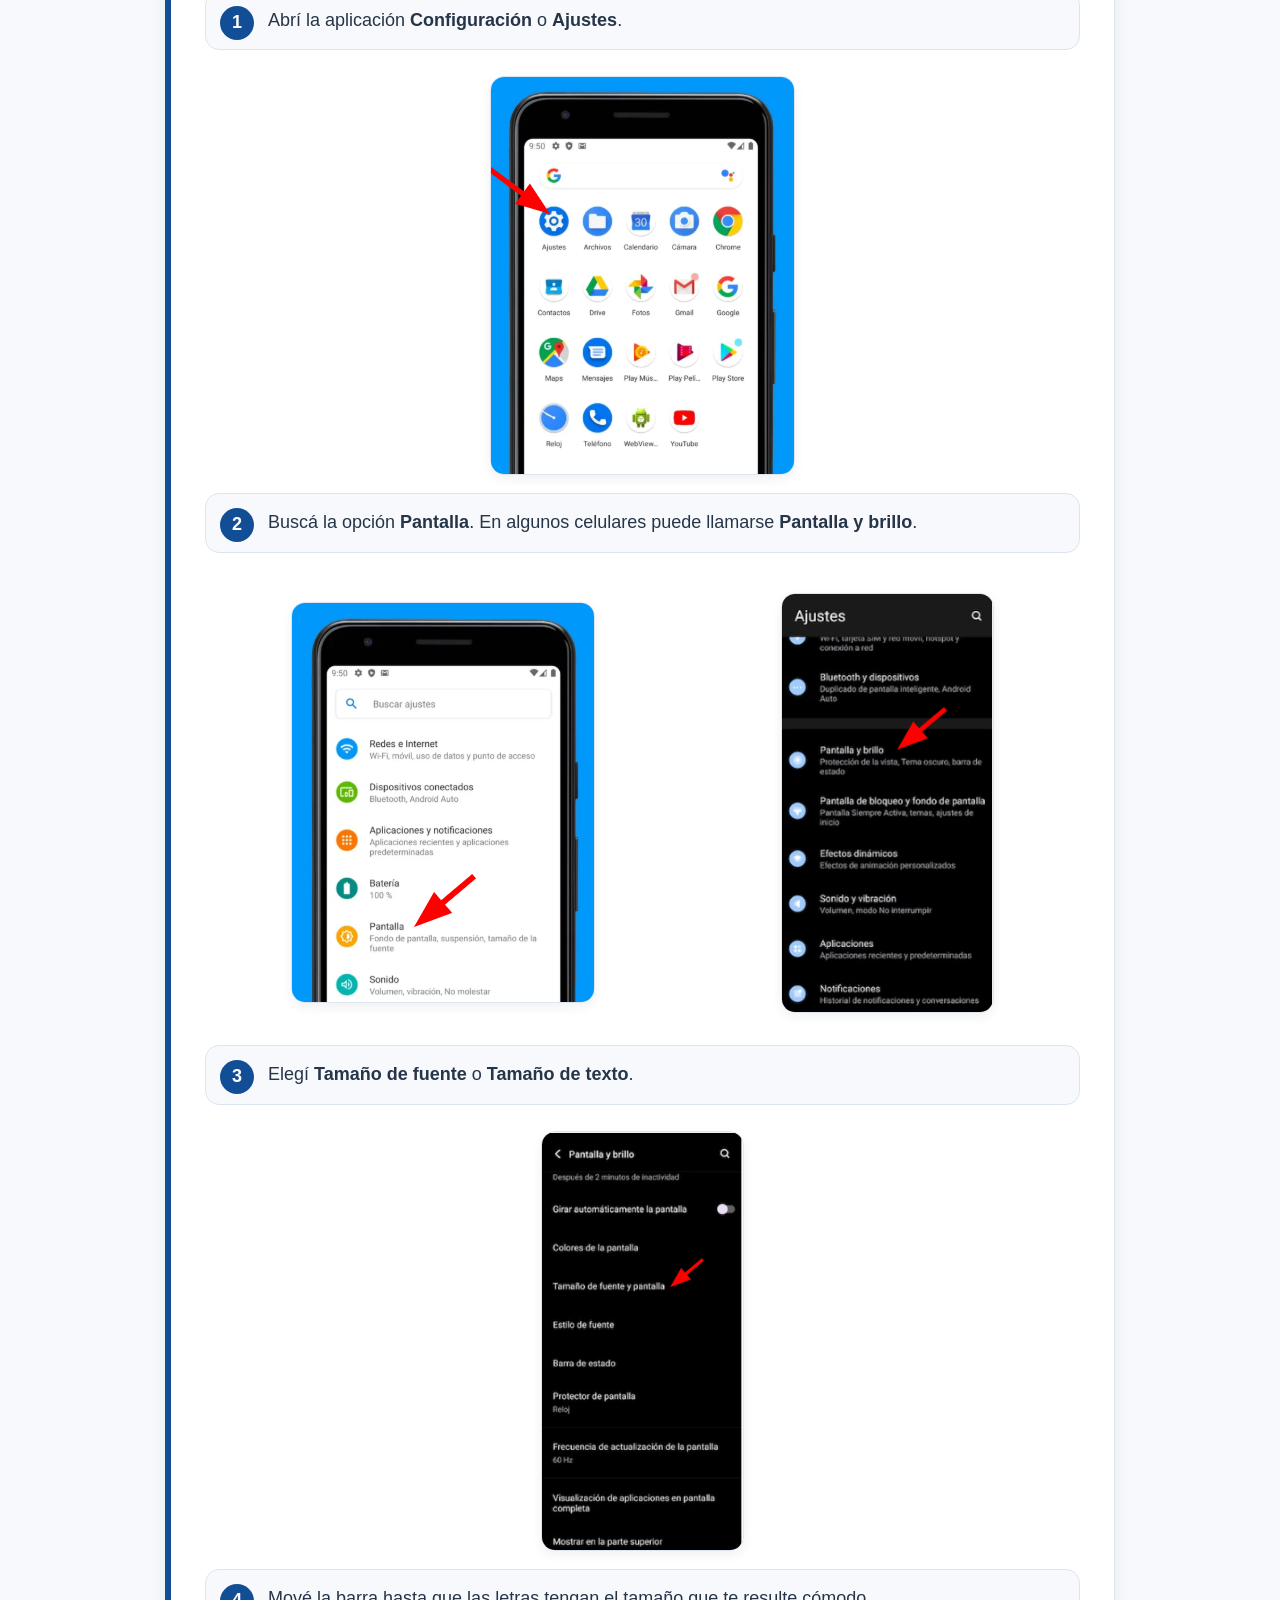
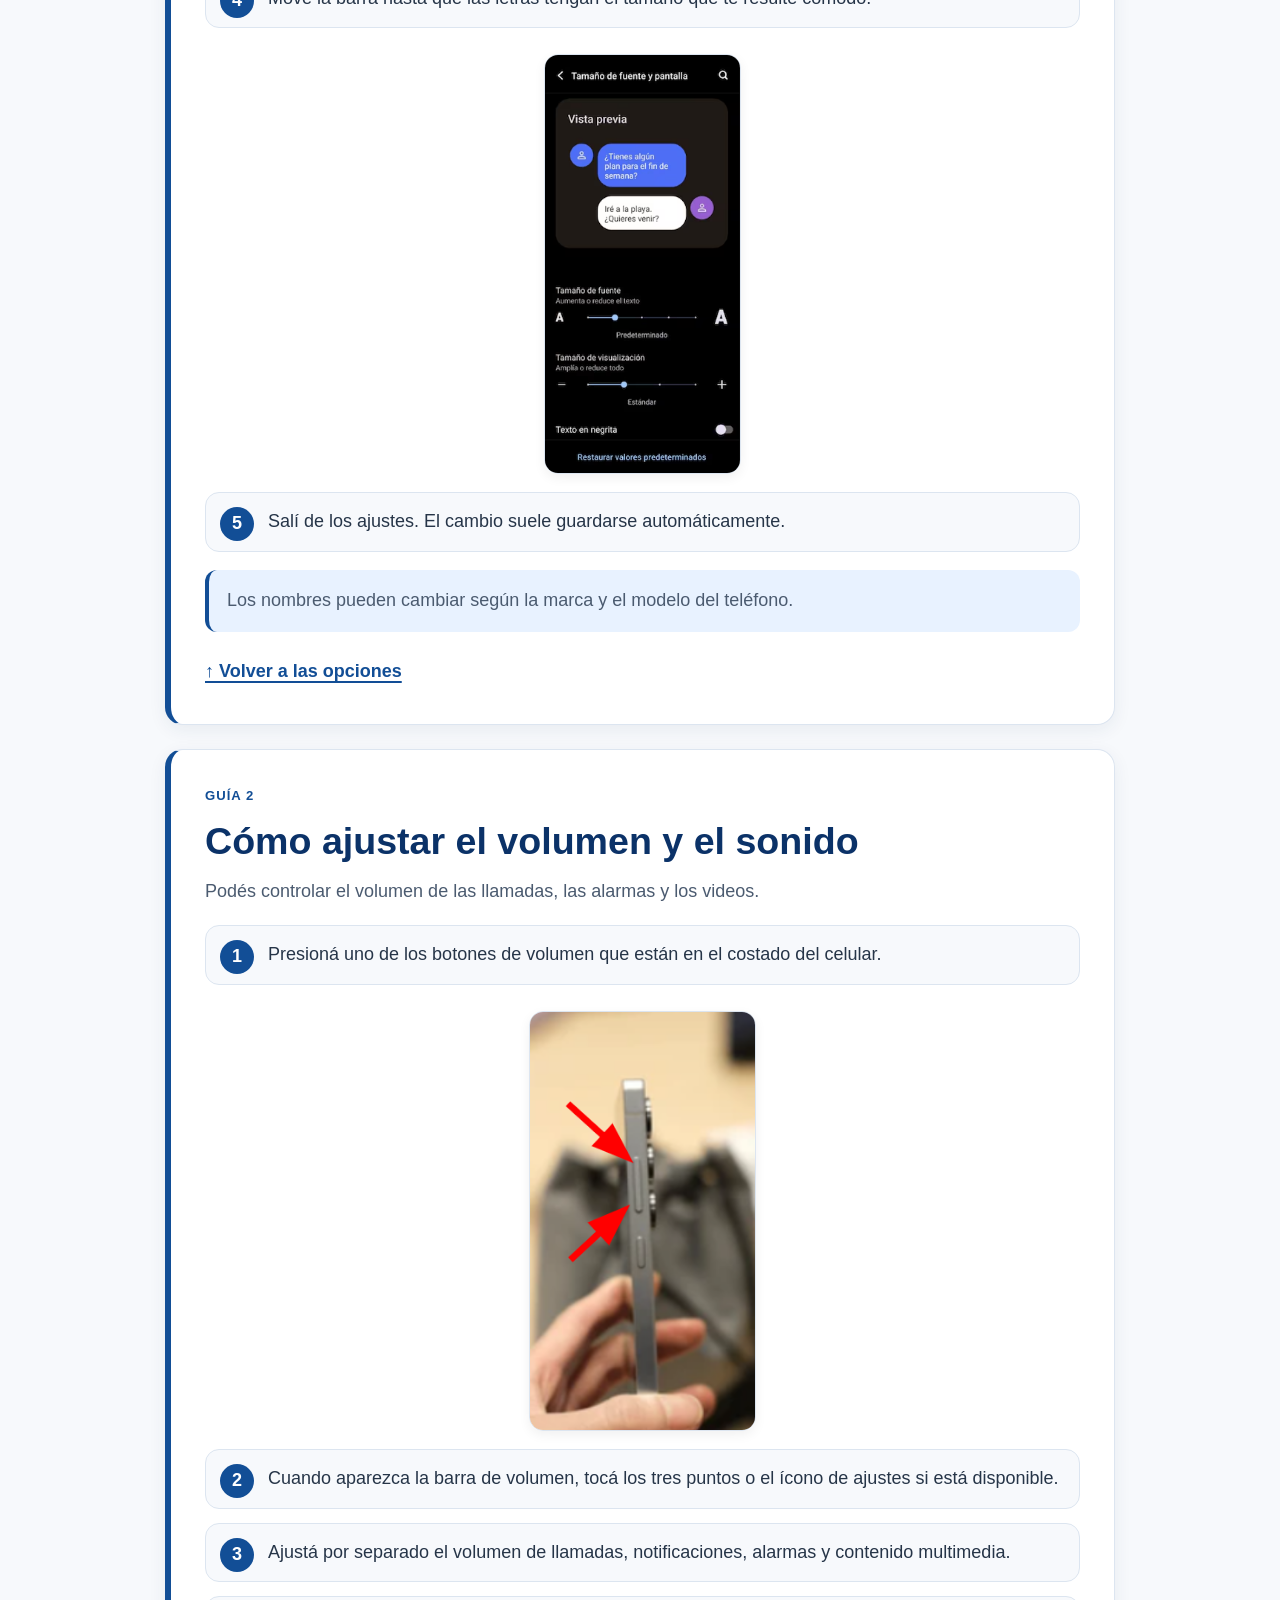
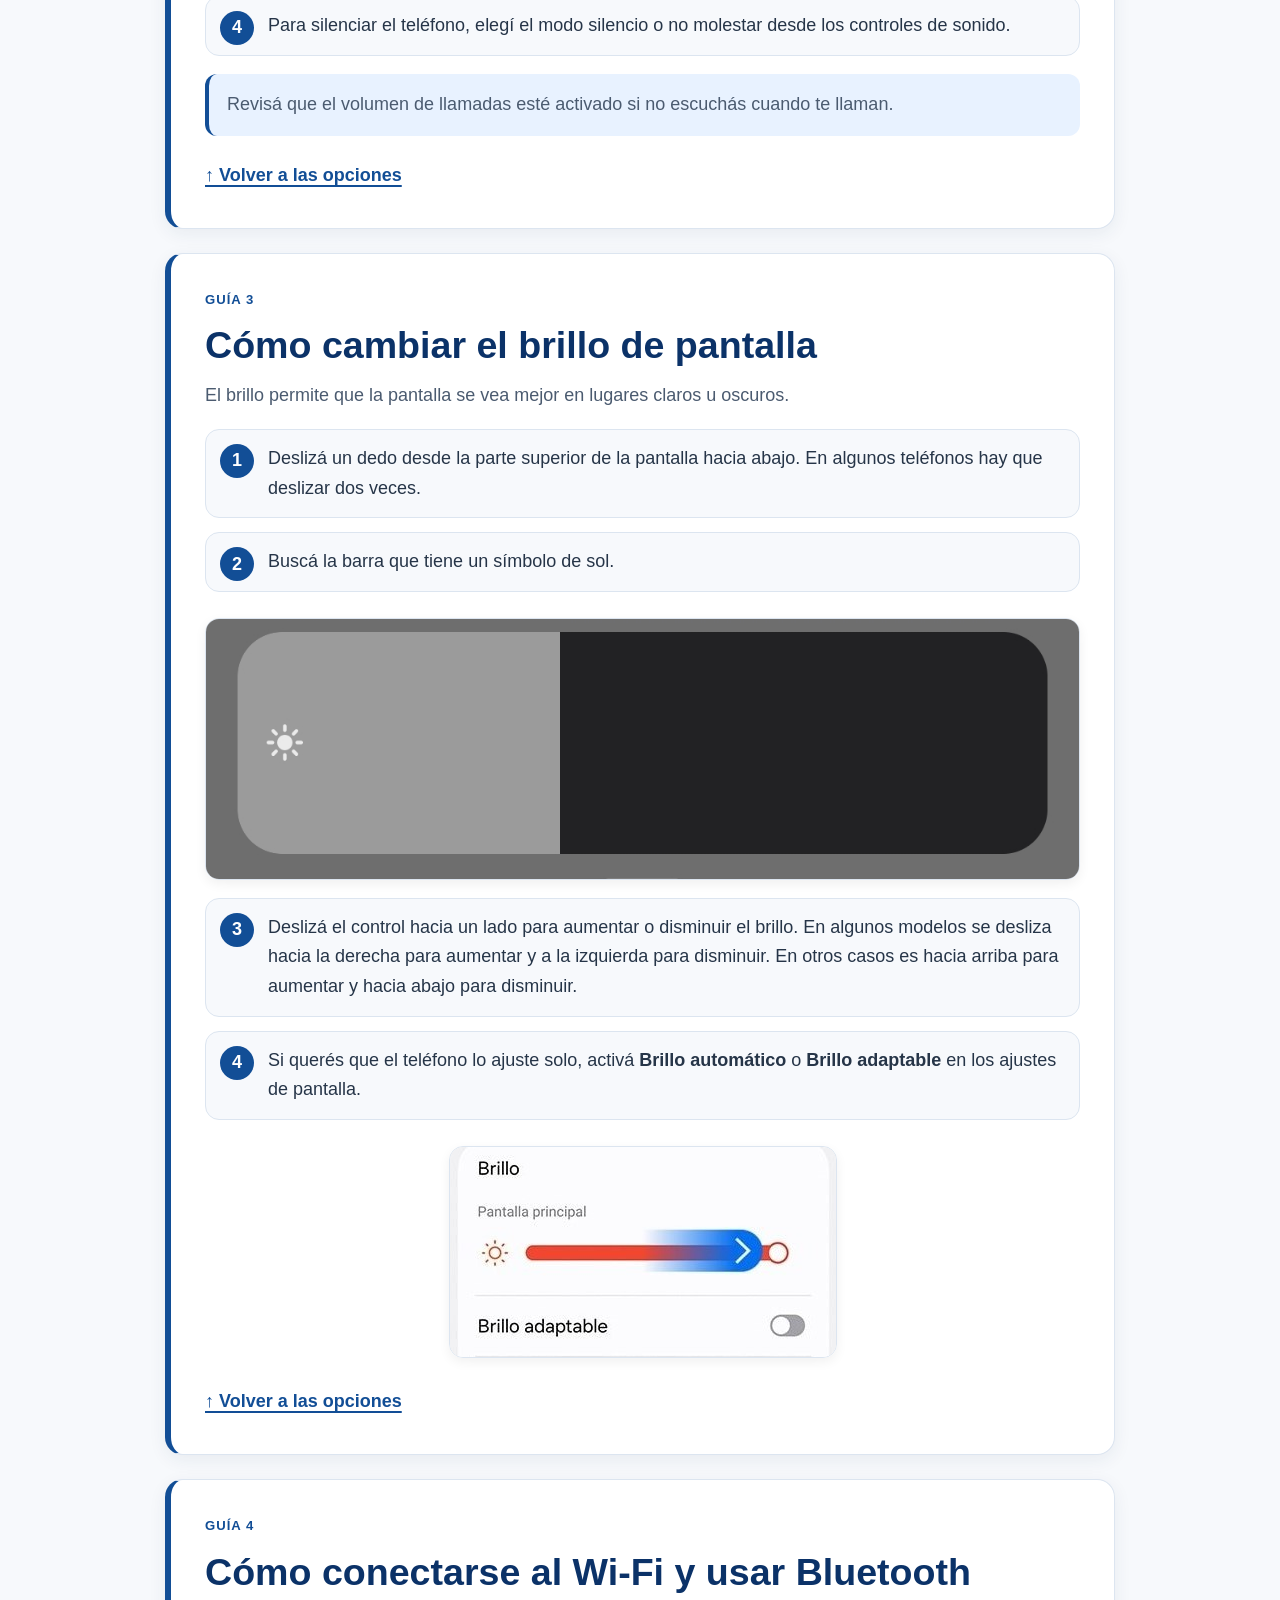
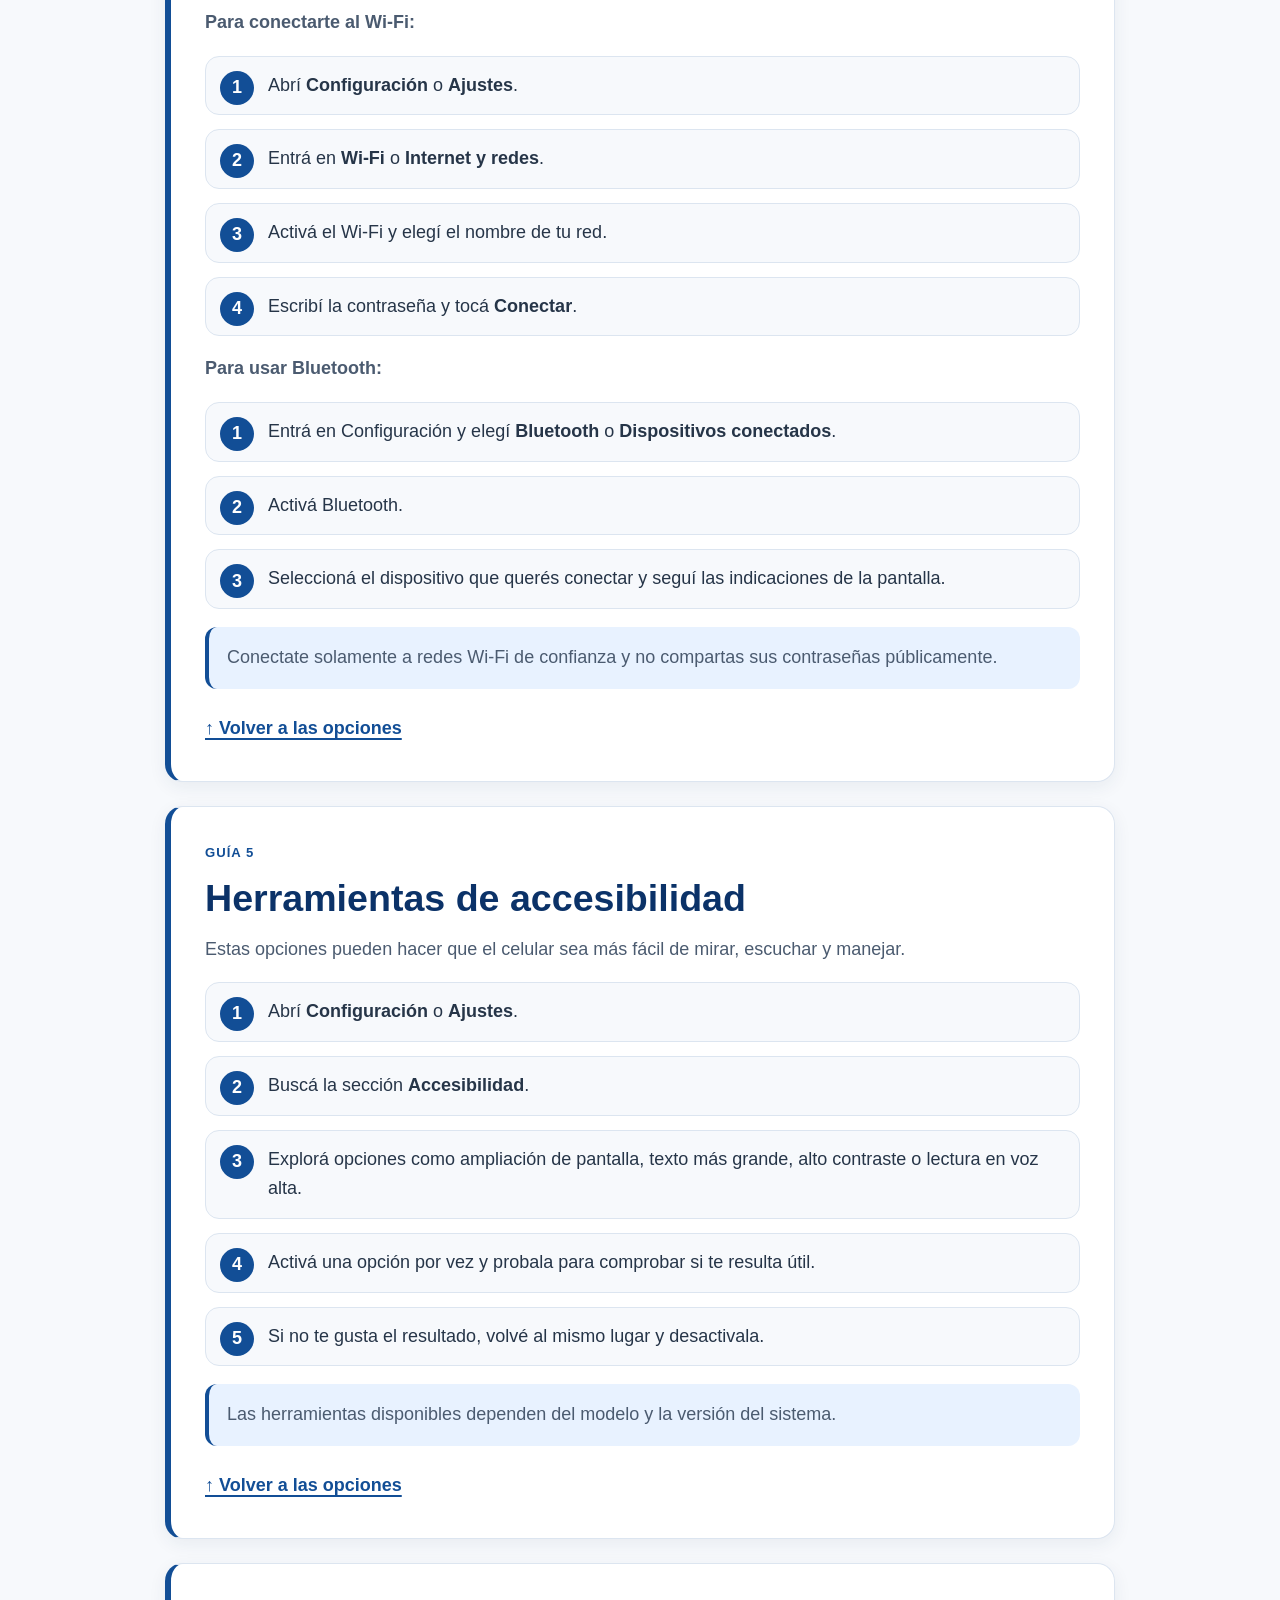
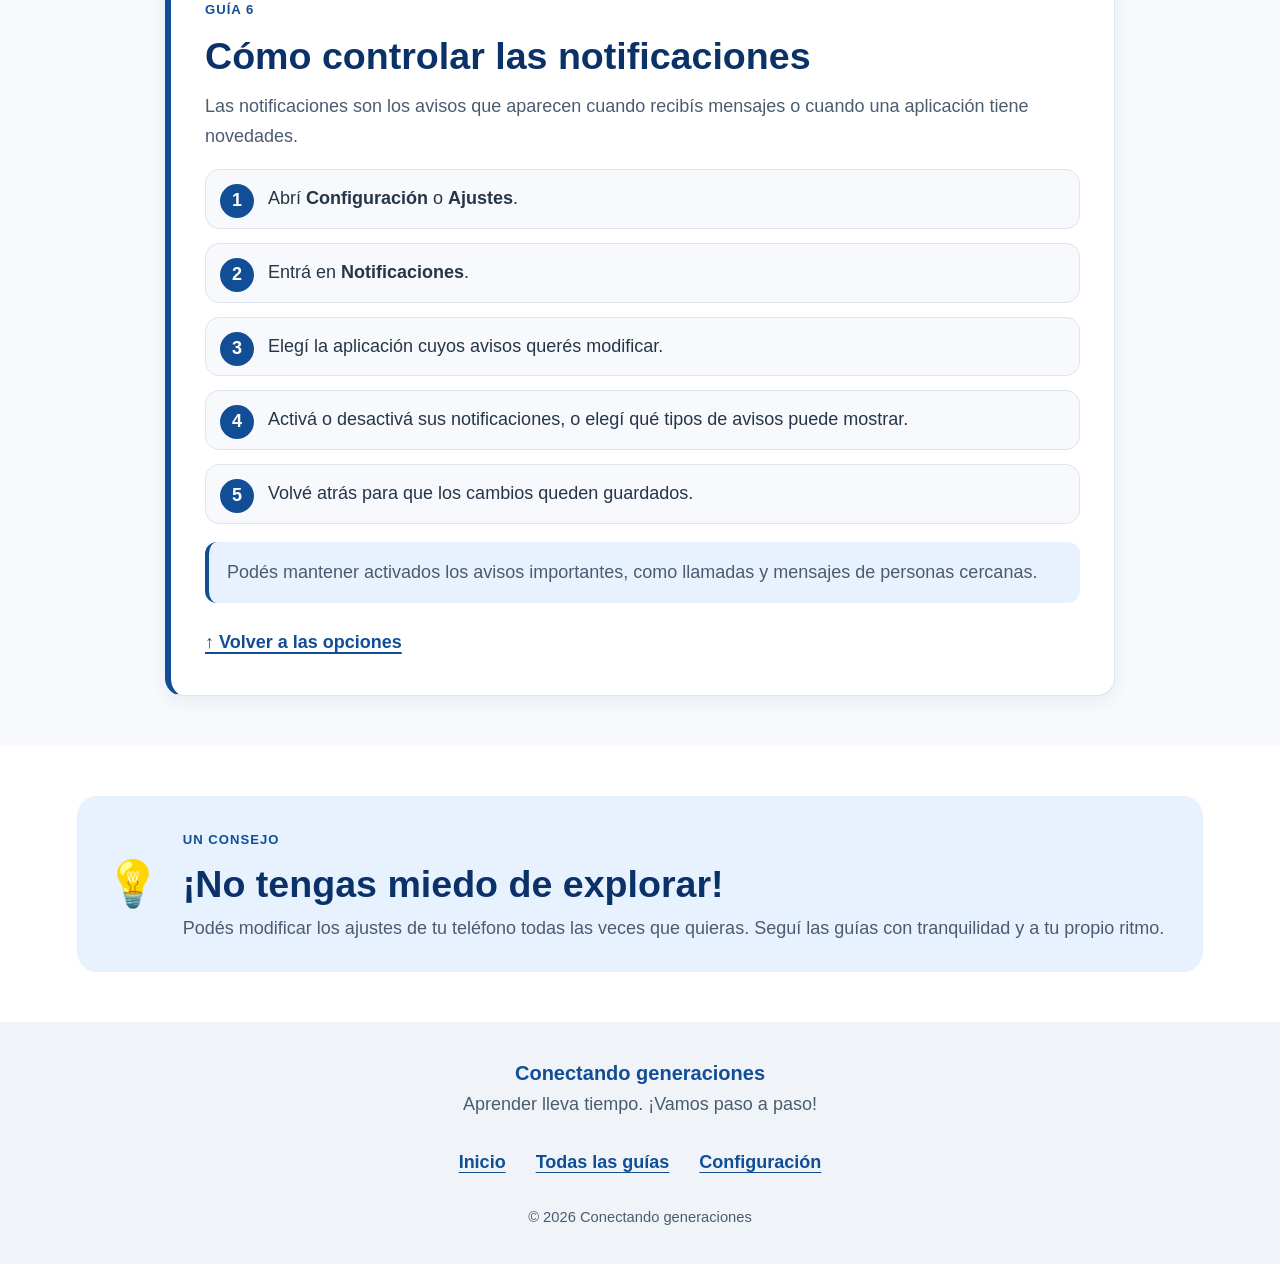
<file: configuracion.html>
<!DOCTYPE html>
<html lang="es">
<head>
    <meta charset="UTF-8">
    <meta name="viewport" content="width=device-width, initial-scale=1.0">
    <title>Configuración | Conectando generaciones</title>
    <link rel="stylesheet" href="estilos.css">
    <link rel="icon" type="image/png" href="imagenes/logo.PNG">
</head>
<body>
    <header class="encabezado">
        <a href="index.html#inicio" class="logo">
            <span class="logo-icono">
                <img src="imagenes/logo.PNG" alt="Logo Conectando generaciones">
            </span>
            <span>Conectando generaciones</span>
        </a>

        <nav class="navegacion" aria-label="Navegación principal">
            <a href="index.html#inicio" class="nav-link">Inicio</a>
            <a href="index.html#estafas" class="nav-link">Evitar estafas</a>
            <a href="index.html#pagos" class="nav-link">Pagos seguros</a>
            <a href="index.html#mensajes" class="nav-link">Mensajes y fotos</a>
            <a href="configuracion.html" class="nav-link activo" aria-current="page">Configuración</a>
            <a href="index.html#aplicaciones" class="nav-link">Aplicaciones útiles</a>
        </nav>
    </header>

    <main>
        <section class="config-portada">
            <div class="config-portada-texto">
                <span class="config-etiqueta">APRENDÉ A PERSONALIZAR TU TELÉFONO</span>
                <h1>Configuración del celular</h1>
                <p>Descubrí cómo cambiar los ajustes de tu teléfono para que sea más cómodo y fácil de usar.</p>
                <a href="#opciones" class="boton boton-claro">Explorar configuraciones →</a>
            </div>
            <div class="config-imagen">
                <span>Espacio para imagen de un celular</span>
            </div>
        </section>

        <section class="config-seccion" id="opciones">
            <div class="titulo-seccion">
                <span class="etiqueta">PASO A PASO</span>
                <h2>¿Qué necesitás configurar?</h2>
                <p>Elegí una opción para aprender a modificar los ajustes de tu celular.</p>
            </div>

            <div class="config-tarjetas">
                <article class="config-tarjeta config-violeta">
                    <span class="config-icono">Aa</span>
                    <h3>Tamaño de letra</h3>
                    <p>Aprendé a agrandar o achicar las letras para leer más cómodamente.</p>
                    <a href="#guia-letras" class="enlace">Ver la guía →</a>
                </article>

                <article class="config-tarjeta config-naranja">
                    <span class="config-icono">♫</span>
                    <h3>Volumen y sonido</h3>
                    <p>Descubrí cómo subir, bajar o silenciar el volumen de tu teléfono.</p>
                    <a href="#guia-volumen" class="enlace">Ver la guía →</a>
                </article>

                <article class="config-tarjeta config-celeste">
                    <span class="config-icono">☀</span>
                    <h3>Brillo de pantalla</h3>
                    <p>Regulá la iluminación de tu pantalla según tus necesidades.</p>
                    <a href="#guia-brillo" class="enlace">Ver la guía →</a>
                </article>

                <article class="config-tarjeta config-verde">
                    <span class="config-icono">⌁</span>
                    <h3>Conexiones</h3>
                    <p>Configurá el Wi-Fi, Bluetooth y los datos móviles.</p>
                    <a href="#guia-conexiones" class="enlace">Ver la guía →</a>
                </article>

                <article class="config-tarjeta config-rosa">
                    <span class="config-icono">◉</span>
                    <h3>Accesibilidad</h3>
                    <p>Conocé herramientas que facilitan el uso de tu teléfono.</p>
                    <a href="#guia-accesibilidad" class="enlace">Ver la guía →</a>
                </article>

                <article class="config-tarjeta config-azul">
                    <span class="config-icono">♧</span>
                    <h3>Notificaciones</h3>
                    <p>Aprendé a controlar los avisos de tus aplicaciones.</p>
                    <a href="#guia-notificaciones" class="enlace">Ver la guía →</a>
                </article>
            </div>
        </section>

        <section class="config-guias" aria-label="Guías de configuración">
            <article class="config-guia" id="guia-letras">
                <span class="etiqueta">GUÍA 1</span>
                <h2>Cómo cambiar el tamaño de letra</h2>
                <p>Si las palabras se ven muy pequeñas, podés agrandarlas desde los ajustes del celular.</p>
                <ol>
                    <li>Abrí la aplicación <strong>Configuración</strong> o <strong>Ajustes</strong>.</li>
                    <img src="imagenes\ajustes.PNG" alt="Ajustes - Configuración">
                    <li>Buscá la opción <strong>Pantalla</strong>. En algunos celulares puede llamarse <strong>Pantalla y brillo</strong>.</li>
                    <Div class="contenedor-imagenes">
                        <img src="imagenes\ajustes_pantalla.PNG" alt="Pantalla">
                    <img src="imagenes\pantalla_brillo.PNG" alt="Pantalla Y Brillo">
                    </Div>
                    <li>Elegí <strong>Tamaño de fuente</strong> o <strong>Tamaño de texto</strong>.</li>
                    <img src="imagenes\tamaño_fuente.PNG" alt="Tamaño de fuente - Tamaño de texto" height="500px">
                    <li>Mové la barra hasta que las letras tengan el tamaño que te resulte cómodo.</li>
                    <img src="imagenes\ajustar_tamaño.PNG" alt="Ajustar tamaño" height="500px">
                    <li>Salí de los ajustes. El cambio suele guardarse automáticamente.</li>
                </ol>
                <p class="config-aclaracion">Los nombres pueden cambiar según la marca y el modelo del teléfono.</p>
                <a href="#opciones" class="enlace">↑ Volver a las opciones</a>
            </article>

            <article class="config-guia" id="guia-volumen">
                <span class="etiqueta">GUÍA 2</span>
                <h2>Cómo ajustar el volumen y el sonido</h2>
                <p>Podés controlar el volumen de las llamadas, las alarmas y los videos.</p>
                <ol>
                    <li>Presioná uno de los botones de volumen que están en el costado del celular.</li>
                    <img src="imagenes\botones_volumen.PNG" alt="Botones del volumen">
                    <li>Cuando aparezca la barra de volumen, tocá los tres puntos o el ícono de ajustes si está disponible.</li>
                    <li>Ajustá por separado el volumen de llamadas, notificaciones, alarmas y contenido multimedia.</li>
                    <li>Para silenciar el teléfono, elegí el modo silencio o no molestar desde los controles de sonido.</li>
                </ol>
                <p class="config-aclaracion">Revisá que el volumen de llamadas esté activado si no escuchás cuando te llaman.</p>
                <a href="#opciones" class="enlace">↑ Volver a las opciones</a>
            </article>

            <article class="config-guia" id="guia-brillo">
                <span class="etiqueta">GUÍA 3</span>
                <h2>Cómo cambiar el brillo de pantalla</h2>
                <p>El brillo permite que la pantalla se vea mejor en lugares claros u oscuros.</p>
                <ol>
                    <li>Deslizá un dedo desde la parte superior de la pantalla hacia abajo. En algunos teléfonos hay que deslizar dos veces.</li>
                    <li>Buscá la barra que tiene un símbolo de sol.</li>
                    <img src="imagenes\barra_brillo.png" alt="Barra de brillo" height="200px">
                    <li>Deslizá el control hacia un lado para aumentar o disminuir el brillo.
                        En algunos modelos se desliza hacia la derecha para aumentar y a la izquierda para disminuir. En otros casos es hacia arriba para aumentar y hacia abajo para disminuir.
                    </li>
                    <li>Si querés que el teléfono lo ajuste solo, activá <strong>Brillo automático</strong> o <strong>Brillo adaptable</strong> en los ajustes de pantalla.</li>
                    <img src="imagenes\brillo_adaptable.jpg" alt="Brillo adaptable" height="300px">
                </ol>
                <a href="#opciones" class="enlace">↑ Volver a las opciones</a>
            </article>

            <article class="config-guia" id="guia-conexiones">
                <span class="etiqueta">GUÍA 4</span>
                <h2>Cómo conectarse al Wi-Fi y usar Bluetooth</h2>
                <p><strong>Para conectarte al Wi-Fi:</strong></p>
                <ol>
                    <li>Abrí <strong>Configuración</strong> o <strong>Ajustes</strong>.</li>
                    <li>Entrá en <strong>Wi-Fi</strong> o <strong>Internet y redes</strong>.</li>
                    <li>Activá el Wi-Fi y elegí el nombre de tu red.</li>
                    <li>Escribí la contraseña y tocá <strong>Conectar</strong>.</li>
                </ol>
                <p><strong>Para usar Bluetooth:</strong></p>
                <ol>
                    <li>Entrá en Configuración y elegí <strong>Bluetooth</strong> o <strong>Dispositivos conectados</strong>.</li>
                    <li>Activá Bluetooth.</li>
                    <li>Seleccioná el dispositivo que querés conectar y seguí las indicaciones de la pantalla.</li>
                </ol>
                <p class="config-aclaracion">Conectate solamente a redes Wi-Fi de confianza y no compartas sus contraseñas públicamente.</p>
                <a href="#opciones" class="enlace">↑ Volver a las opciones</a>
            </article>

            <article class="config-guia" id="guia-accesibilidad">
                <span class="etiqueta">GUÍA 5</span>
                <h2>Herramientas de accesibilidad</h2>
                <p>Estas opciones pueden hacer que el celular sea más fácil de mirar, escuchar y manejar.</p>
                <ol>
                    <li>Abrí <strong>Configuración</strong> o <strong>Ajustes</strong>.</li>
                    <li>Buscá la sección <strong>Accesibilidad</strong>.</li>
                    <li>Explorá opciones como ampliación de pantalla, texto más grande, alto contraste o lectura en voz alta.</li>
                    <li>Activá una opción por vez y probala para comprobar si te resulta útil.</li>
                    <li>Si no te gusta el resultado, volvé al mismo lugar y desactivala.</li>
                </ol>
                <p class="config-aclaracion">Las herramientas disponibles dependen del modelo y la versión del sistema.</p>
                <a href="#opciones" class="enlace">↑ Volver a las opciones</a>
            </article>

            <article class="config-guia" id="guia-notificaciones">
                <span class="etiqueta">GUÍA 6</span>
                <h2>Cómo controlar las notificaciones</h2>
                <p>Las notificaciones son los avisos que aparecen cuando recibís mensajes o cuando una aplicación tiene novedades.</p>
                <ol>
                    <li>Abrí <strong>Configuración</strong> o <strong>Ajustes</strong>.</li>
                    <li>Entrá en <strong>Notificaciones</strong>.</li>
                    <li>Elegí la aplicación cuyos avisos querés modificar.</li>
                    <li>Activá o desactivá sus notificaciones, o elegí qué tipos de avisos puede mostrar.</li>
                    <li>Volvé atrás para que los cambios queden guardados.</li>
                </ol>
                <p class="config-aclaracion">Podés mantener activados los avisos importantes, como llamadas y mensajes de personas cercanas.</p>
                <a href="#opciones" class="enlace">↑ Volver a las opciones</a>
            </article>
        </section>

        <section class="config-consejo">
            <div class="config-consejo-icono" aria-hidden="true">💡</div>
            <div>
                <span class="etiqueta">UN CONSEJO</span>
                <h2>¡No tengas miedo de explorar!</h2>
                <p>Podés modificar los ajustes de tu teléfono todas las veces que quieras. Seguí las guías con tranquilidad y a tu propio ritmo.</p>
            </div>
        </section>
    </main>

    <footer class="pie">
        <a href="index.html#inicio" class="pie-logo">Conectando generaciones</a>
        <p>Aprender lleva tiempo. ¡Vamos paso a paso!</p>
        <nav class="pie-enlaces" aria-label="Enlaces del pie de página">
            <a href="index.html#inicio">Inicio</a>
            <a href="index.html#guias">Todas las guías</a>
            <a href="configuracion.html">Configuración</a>
        </nav>
        <p class="copyright">© 2026 Conectando generaciones</p>
    </footer>
</body>
</html>
</file>
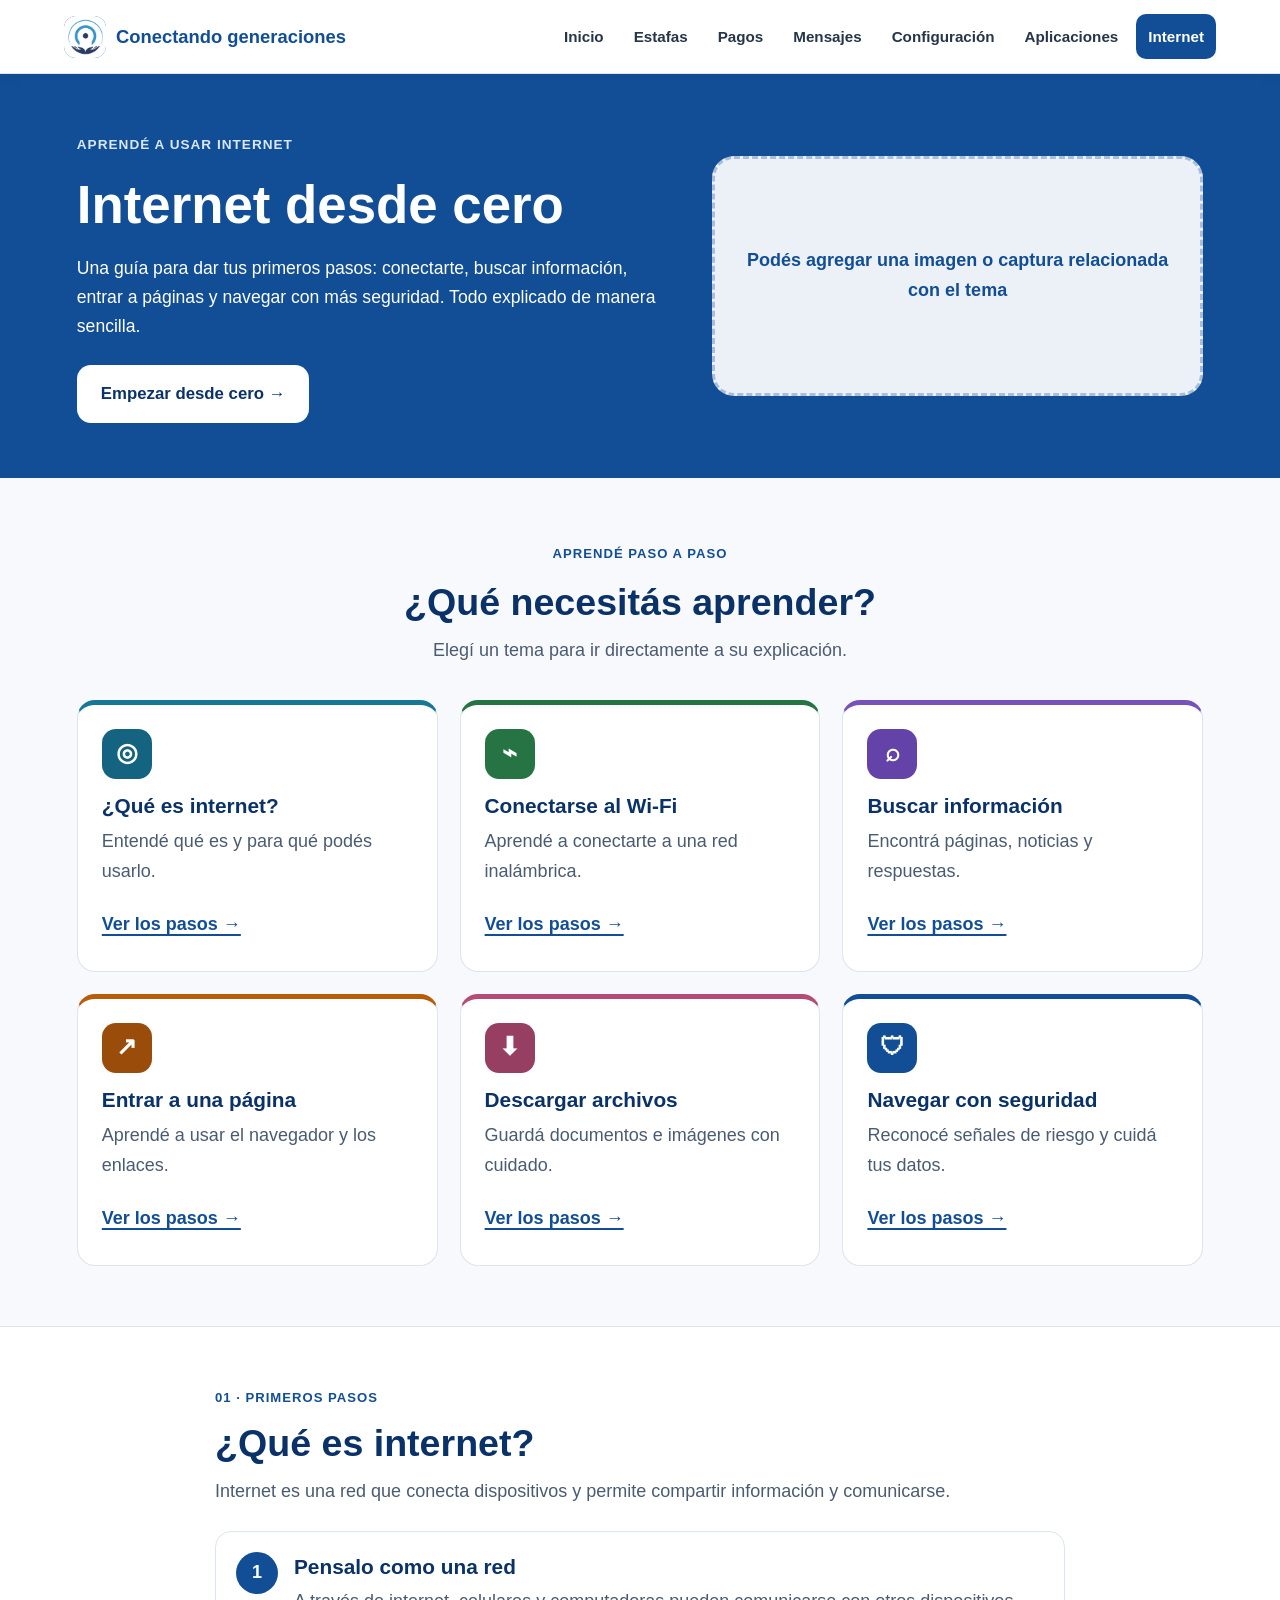
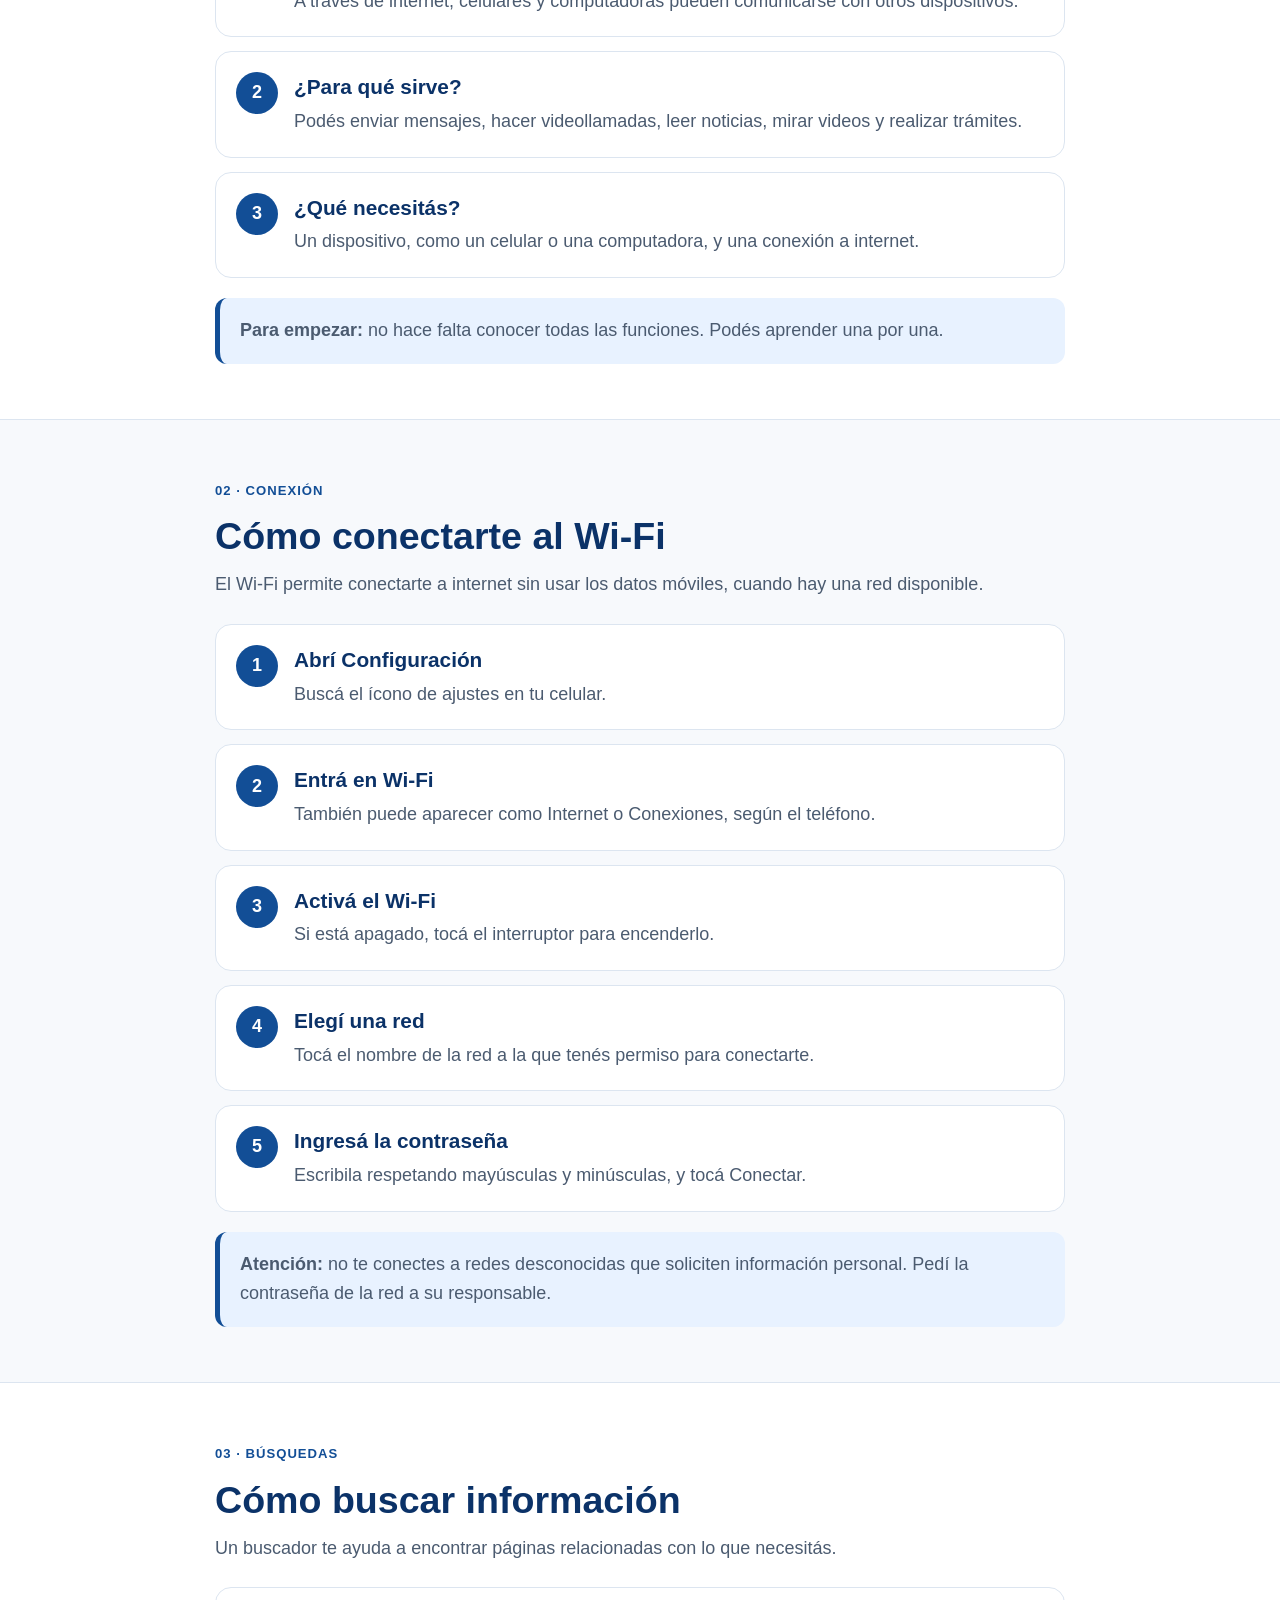
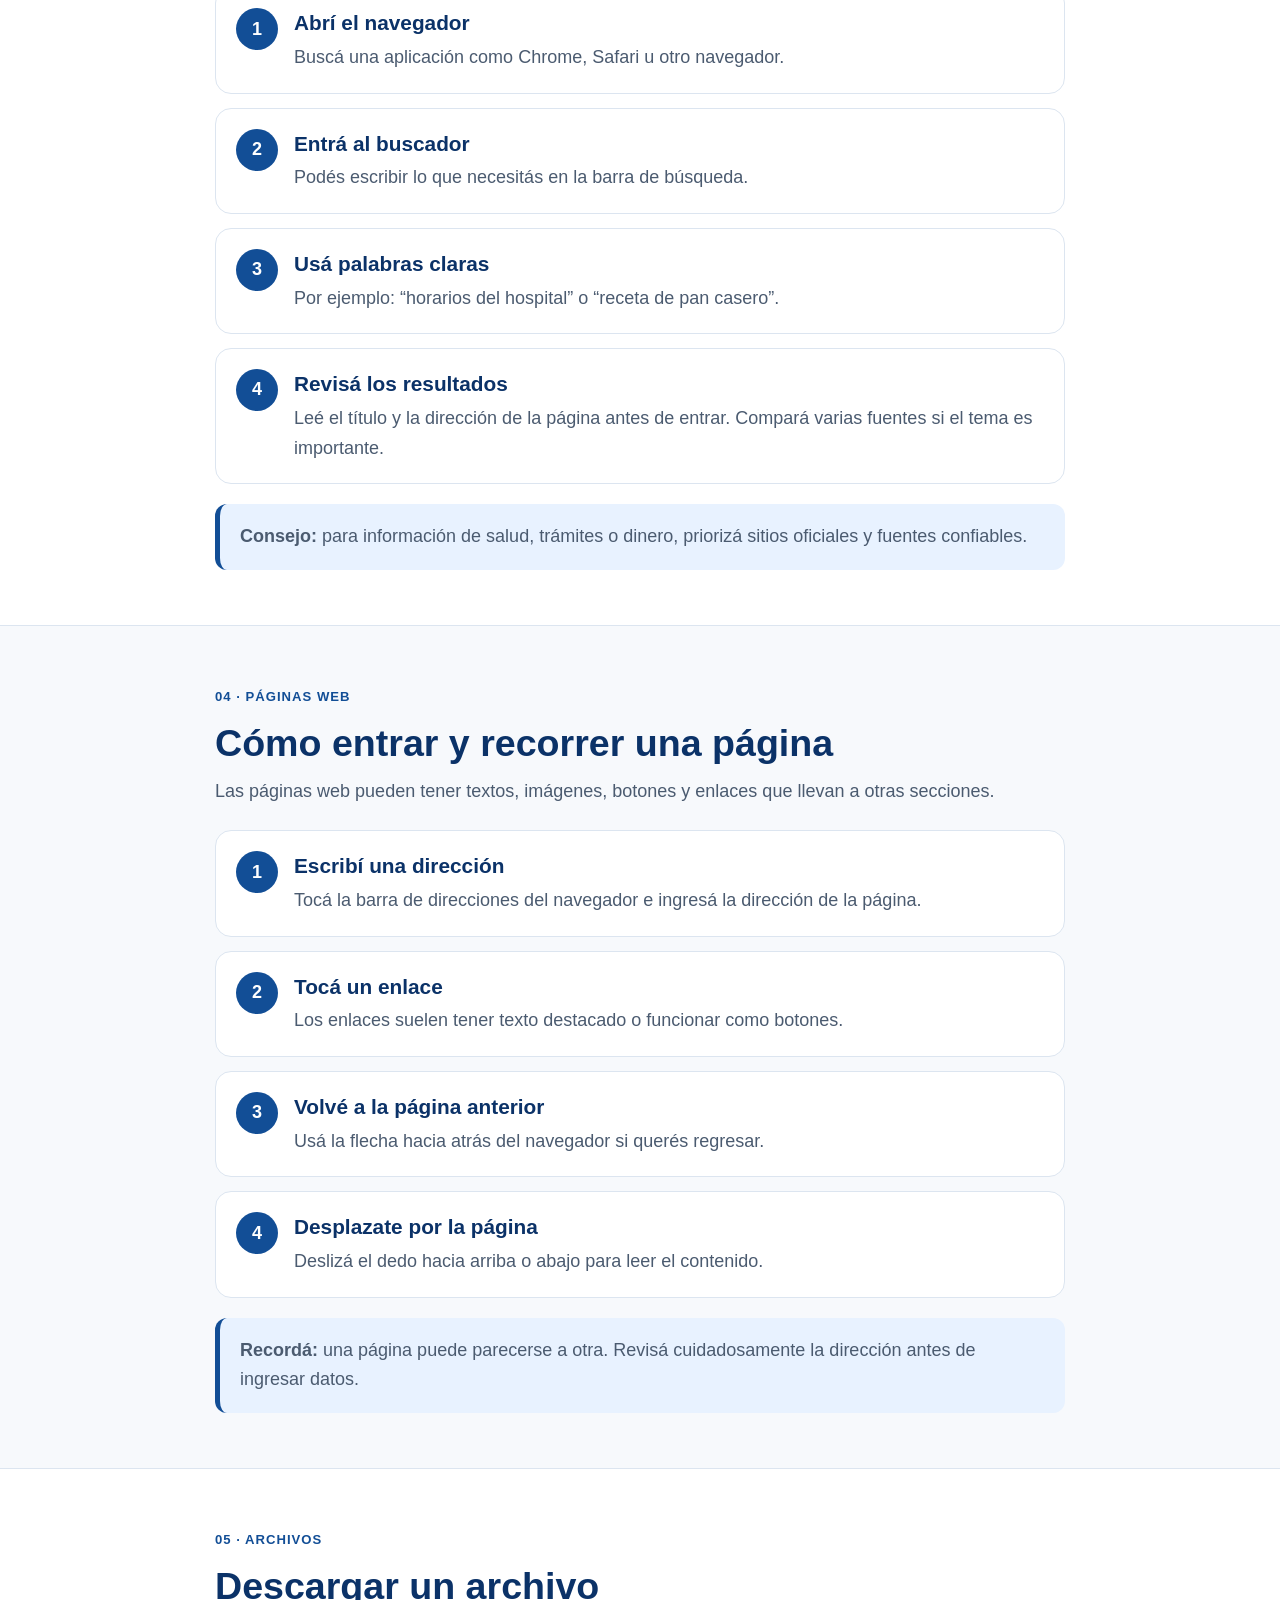
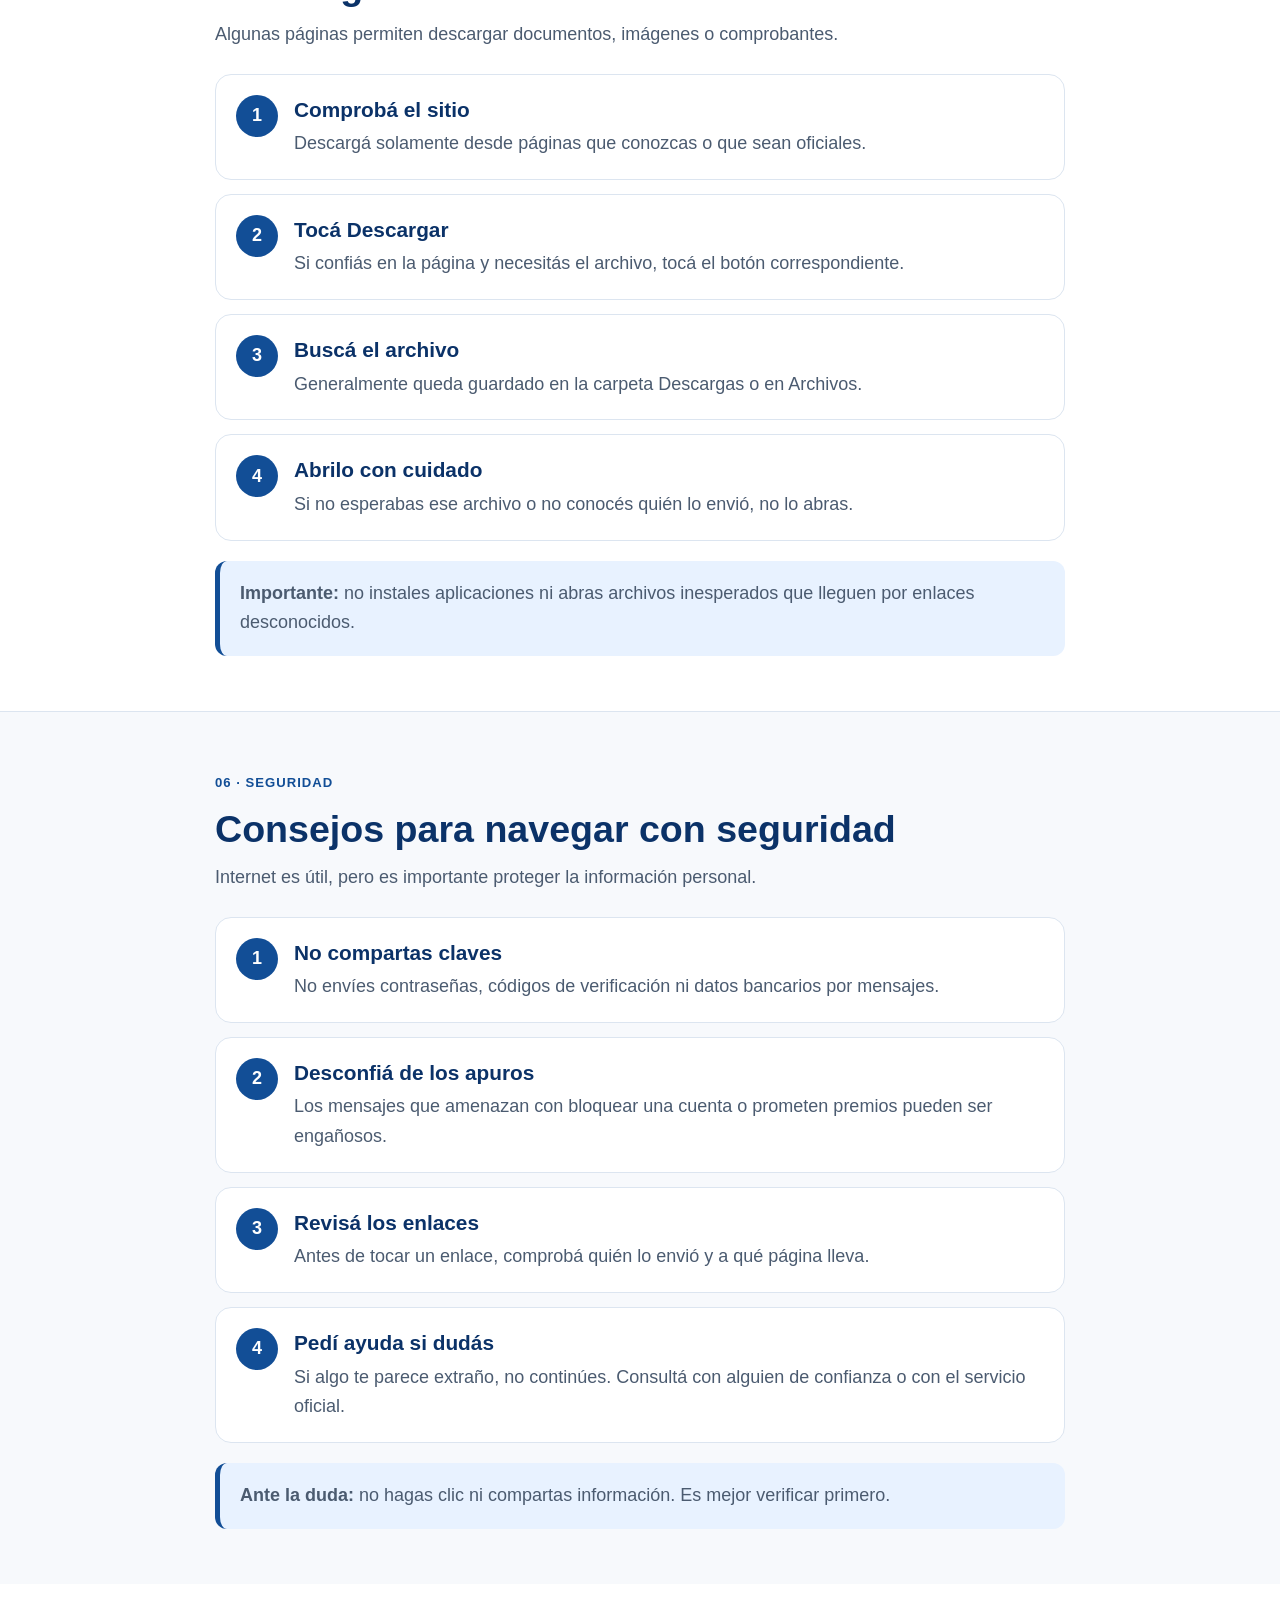
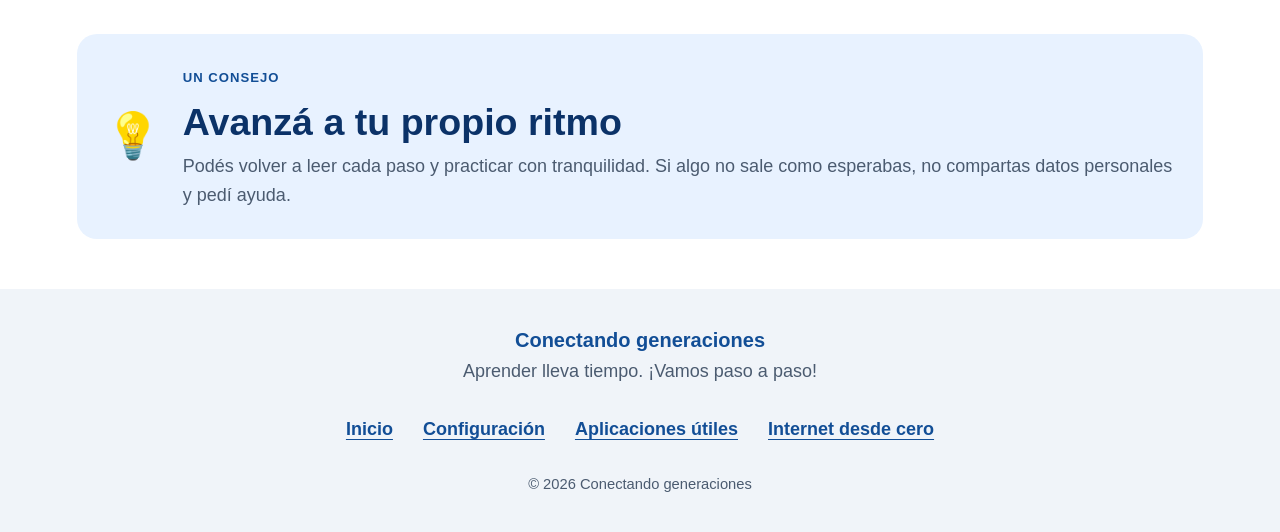
<file: internet.html>
<!DOCTYPE html>
<html lang="es">
<head>
    <meta charset="UTF-8">
    <meta name="viewport" content="width=device-width, initial-scale=1.0">
    <title>Internet desde cero | Conectando generaciones</title>
    <link rel="stylesheet" href="estilos.css">
    <link rel="icon" type="image/png" href="imagenes/logo.PNG">
</head>
<body>
    <header class="encabezado">
        <a href="index.html#inicio" class="logo">
            <span class="logo-icono">
                <img src="imagenes/logo.PNG" alt="Logo Conectando generaciones">
            </span>
            <span>Conectando generaciones</span>
        </a>
        <nav class="navegacion" aria-label="Navegación principal">
            <a href="index.html#inicio" class="nav-link">Inicio</a>
            <a href="index.html#estafas" class="nav-link">Estafas</a>
            <a href="index.html#pagos" class="nav-link">Pagos</a>
            <a href="index.html#mensajes" class="nav-link">Mensajes</a>
            <a href="configuracion.html" class="nav-link">Configuración</a>
            <a href="aplicaciones.html" class="nav-link">Aplicaciones</a>
            <a href="internet.html" class="nav-link activo">Internet</a>
        </nav>
    </header>
    <main>
        <section class="config-portada">
            <div class="config-portada-texto">
                <span class="config-etiqueta">APRENDÉ A USAR INTERNET</span>
                <h1>Internet desde cero</h1>
                <p>Una guía para dar tus primeros pasos: conectarte, buscar información, entrar a páginas y navegar con más seguridad. Todo explicado de manera sencilla.</p>
                <a href="#opciones" class="boton boton-claro">Empezar desde cero →</a>
            </div>
            <div class="config-imagen" role="img" aria-label="Espacio para una imagen ilustrativa">
                <span>Podés agregar una imagen o captura relacionada con el tema</span>
            </div>
        </section>

        <section class="config-seccion" id="opciones">
            <div class="titulo-seccion">
                <span class="etiqueta">APRENDÉ PASO A PASO</span>
                <h2>¿Qué necesitás aprender?</h2>
                <p>Elegí un tema para ir directamente a su explicación.</p>
            </div>
            <div class="config-tarjetas">
                
                <article class="config-tarjeta config-celeste">
                    <span class="config-icono" aria-hidden="true">◎</span>
                    <h3>¿Qué es internet?</h3>
                    <p>Entendé qué es y para qué podés usarlo.</p>
                    <a href="#que-es" class="enlace">Ver los pasos →</a>
                </article>

                <article class="config-tarjeta config-verde">
                    <span class="config-icono" aria-hidden="true">⌁</span>
                    <h3>Conectarse al Wi-Fi</h3>
                    <p>Aprendé a conectarte a una red inalámbrica.</p>
                    <a href="#wifi" class="enlace">Ver los pasos →</a>
                </article>

                <article class="config-tarjeta config-violeta">
                    <span class="config-icono" aria-hidden="true">⌕</span>
                    <h3>Buscar información</h3>
                    <p>Encontrá páginas, noticias y respuestas.</p>
                    <a href="#buscar" class="enlace">Ver los pasos →</a>
                </article>

                <article class="config-tarjeta config-naranja">
                    <span class="config-icono" aria-hidden="true">↗</span>
                    <h3>Entrar a una página</h3>
                    <p>Aprendé a usar el navegador y los enlaces.</p>
                    <a href="#navegar" class="enlace">Ver los pasos →</a>
                </article>

                <article class="config-tarjeta config-rosa">
                    <span class="config-icono" aria-hidden="true">⬇</span>
                    <h3>Descargar archivos</h3>
                    <p>Guardá documentos e imágenes con cuidado.</p>
                    <a href="#archivos" class="enlace">Ver los pasos →</a>
                </article>

                <article class="config-tarjeta config-azul">
                    <span class="config-icono" aria-hidden="true">🛡</span>
                    <h3>Navegar con seguridad</h3>
                    <p>Reconocé señales de riesgo y cuidá tus datos.</p>
                    <a href="#seguridad" class="enlace">Ver los pasos →</a>
                </article>
            </div>
        </section>

        
        <section class="guia-practica" id="que-es">
            <div class="guia-practica-cabecera">
                <span class="etiqueta">01 · PRIMEROS PASOS</span>
                <h2>¿Qué es internet?</h2>
                <p>Internet es una red que conecta dispositivos y permite compartir información y comunicarse.</p>
            </div>
            <ol class="pasos-lista">
                <li><span class="paso-numero">1</span><div><h3>Pensalo como una red</h3><p>A través de internet, celulares y computadoras pueden comunicarse con otros dispositivos.</p></div></li><li><span class="paso-numero">2</span><div><h3>¿Para qué sirve?</h3><p>Podés enviar mensajes, hacer videollamadas, leer noticias, mirar videos y realizar trámites.</p></div></li><li><span class="paso-numero">3</span><div><h3>¿Qué necesitás?</h3><p>Un dispositivo, como un celular o una computadora, y una conexión a internet.</p></div></li>
            </ol>
            <p class="guia-nota"><strong>Para empezar:</strong> no hace falta conocer todas las funciones. Podés aprender una por una.</p>
        </section>

        <section class="guia-practica" id="wifi">
            <div class="guia-practica-cabecera">
                <span class="etiqueta">02 · CONEXIÓN</span>
                <h2>Cómo conectarte al Wi-Fi</h2>
                <p>El Wi-Fi permite conectarte a internet sin usar los datos móviles, cuando hay una red disponible.</p>
            </div>
            <ol class="pasos-lista">
                <li><span class="paso-numero">1</span><div><h3>Abrí Configuración</h3><p>Buscá el ícono de ajustes en tu celular.</p></div></li><li><span class="paso-numero">2</span><div><h3>Entrá en Wi-Fi</h3><p>También puede aparecer como Internet o Conexiones, según el teléfono.</p></div></li><li><span class="paso-numero">3</span><div><h3>Activá el Wi-Fi</h3><p>Si está apagado, tocá el interruptor para encenderlo.</p></div></li><li><span class="paso-numero">4</span><div><h3>Elegí una red</h3><p>Tocá el nombre de la red a la que tenés permiso para conectarte.</p></div></li><li><span class="paso-numero">5</span><div><h3>Ingresá la contraseña</h3><p>Escribila respetando mayúsculas y minúsculas, y tocá Conectar.</p></div></li>
            </ol>
            <p class="guia-nota"><strong>Atención:</strong> no te conectes a redes desconocidas que soliciten información personal. Pedí la contraseña de la red a su responsable.</p>
        </section>

        <section class="guia-practica" id="buscar">
            <div class="guia-practica-cabecera">
                <span class="etiqueta">03 · BÚSQUEDAS</span>
                <h2>Cómo buscar información</h2>
                <p>Un buscador te ayuda a encontrar páginas relacionadas con lo que necesitás.</p>
            </div>
            <ol class="pasos-lista">
                <li><span class="paso-numero">1</span><div><h3>Abrí el navegador</h3><p>Buscá una aplicación como Chrome, Safari u otro navegador.</p></div></li><li><span class="paso-numero">2</span><div><h3>Entrá al buscador</h3><p>Podés escribir lo que necesitás en la barra de búsqueda.</p></div></li><li><span class="paso-numero">3</span><div><h3>Usá palabras claras</h3><p>Por ejemplo: “horarios del hospital” o “receta de pan casero”.</p></div></li><li><span class="paso-numero">4</span><div><h3>Revisá los resultados</h3><p>Leé el título y la dirección de la página antes de entrar. Compará varias fuentes si el tema es importante.</p></div></li>
            </ol>
            <p class="guia-nota"><strong>Consejo:</strong> para información de salud, trámites o dinero, priorizá sitios oficiales y fuentes confiables.</p>
        </section>

        <section class="guia-practica" id="navegar">
            <div class="guia-practica-cabecera">
                <span class="etiqueta">04 · PÁGINAS WEB</span>
                <h2>Cómo entrar y recorrer una página</h2>
                <p>Las páginas web pueden tener textos, imágenes, botones y enlaces que llevan a otras secciones.</p>
            </div>
            <ol class="pasos-lista">
                <li><span class="paso-numero">1</span><div><h3>Escribí una dirección</h3><p>Tocá la barra de direcciones del navegador e ingresá la dirección de la página.</p></div></li><li><span class="paso-numero">2</span><div><h3>Tocá un enlace</h3><p>Los enlaces suelen tener texto destacado o funcionar como botones.</p></div></li><li><span class="paso-numero">3</span><div><h3>Volvé a la página anterior</h3><p>Usá la flecha hacia atrás del navegador si querés regresar.</p></div></li><li><span class="paso-numero">4</span><div><h3>Desplazate por la página</h3><p>Deslizá el dedo hacia arriba o abajo para leer el contenido.</p></div></li>
            </ol>
            <p class="guia-nota"><strong>Recordá:</strong> una página puede parecerse a otra. Revisá cuidadosamente la dirección antes de ingresar datos.</p>
        </section>

        <section class="guia-practica" id="archivos">
            <div class="guia-practica-cabecera">
                <span class="etiqueta">05 · ARCHIVOS</span>
                <h2>Descargar un archivo</h2>
                <p>Algunas páginas permiten descargar documentos, imágenes o comprobantes.</p>
            </div>
            <ol class="pasos-lista">
                <li><span class="paso-numero">1</span><div><h3>Comprobá el sitio</h3><p>Descargá solamente desde páginas que conozcas o que sean oficiales.</p></div></li><li><span class="paso-numero">2</span><div><h3>Tocá Descargar</h3><p>Si confiás en la página y necesitás el archivo, tocá el botón correspondiente.</p></div></li><li><span class="paso-numero">3</span><div><h3>Buscá el archivo</h3><p>Generalmente queda guardado en la carpeta Descargas o en Archivos.</p></div></li><li><span class="paso-numero">4</span><div><h3>Abrilo con cuidado</h3><p>Si no esperabas ese archivo o no conocés quién lo envió, no lo abras.</p></div></li>
            </ol>
            <p class="guia-nota"><strong>Importante:</strong> no instales aplicaciones ni abras archivos inesperados que lleguen por enlaces desconocidos.</p>
        </section>

        <section class="guia-practica" id="seguridad">
            <div class="guia-practica-cabecera">
                <span class="etiqueta">06 · SEGURIDAD</span>
                <h2>Consejos para navegar con seguridad</h2>
                <p>Internet es útil, pero es importante proteger la información personal.</p>
            </div>
            <ol class="pasos-lista">
                <li><span class="paso-numero">1</span><div><h3>No compartas claves</h3><p>No envíes contraseñas, códigos de verificación ni datos bancarios por mensajes.</p></div></li><li><span class="paso-numero">2</span><div><h3>Desconfiá de los apuros</h3><p>Los mensajes que amenazan con bloquear una cuenta o prometen premios pueden ser engañosos.</p></div></li><li><span class="paso-numero">3</span><div><h3>Revisá los enlaces</h3><p>Antes de tocar un enlace, comprobá quién lo envió y a qué página lleva.</p></div></li><li><span class="paso-numero">4</span><div><h3>Pedí ayuda si dudás</h3><p>Si algo te parece extraño, no continúes. Consultá con alguien de confianza o con el servicio oficial.</p></div></li>
            </ol>
            <p class="guia-nota"><strong>Ante la duda:</strong> no hagas clic ni compartas información. Es mejor verificar primero.</p>
        </section>

        <section class="config-consejo">
            <div class="config-consejo-icono" aria-hidden="true">💡</div>
            <div>
                <span class="etiqueta">UN CONSEJO</span>
                <h2>Avanzá a tu propio ritmo</h2>
                <p>Podés volver a leer cada paso y practicar con tranquilidad. Si algo no sale como esperabas, no compartas datos personales y pedí ayuda.</p>
            </div>
        </section>
    </main>
    <footer class="pie">
        <a href="index.html#inicio" class="pie-logo">Conectando generaciones</a>
        <p>Aprender lleva tiempo. ¡Vamos paso a paso!</p>
        <nav class="pie-enlaces" aria-label="Enlaces del pie de página">
            <a href="index.html#inicio">Inicio</a>
            <a href="configuracion.html">Configuración</a>
            <a href="aplicaciones.html">Aplicaciones útiles</a>
            <a href="internet.html">Internet desde cero</a>
        </nav>
        <p class="copyright">© 2026 Conectando generaciones</p>
    </footer>
</body>
</html>
</file>
<file: estilos.css>
/* =========================
   CONFIGURACIÓN GENERAL
========================= */

:root {
    --azul: #124E96;
    --azul-oscuro: #0B3268;
    --azul-claro: #E8F2FF;
    --texto: #263548;
    --texto-suave: #4B5B70;
    --fondo: #F7F9FC;
    --blanco: #FFFFFF;
    --borde: #DCE5F0;
    --verde: #E3F5E9;
    --naranja: #FFF0DF;
    --violeta: #F0EAFE;
    --celeste: #E1F5FC;
    --rosa: #FCE8EF;
}

* {
    box-sizing: border-box;
    margin: 0;
    padding: 0;
}

html {
    scroll-behavior: smooth;
    scroll-padding-top: 90px;
    overflow-x: hidden;
}

body {
    font-family: Arial, Verdana, sans-serif;
    font-size: 18px;
    line-height: 1.65;
    color: var(--texto);
    background: var(--blanco);
    overflow-x: hidden;
    -webkit-text-size-adjust: 100%;
}

/* Evita que cualquier imagen desborde la pantalla del celular */
img {
    max-width: 100%;
    height: auto !important;
    display: block;
}

a {
    color: inherit;
}

a:focus-visible {
    outline: 4px solid #F2B544;
    outline-offset: 4px;
    border-radius: 5px;
}

h1, h2, h3 {
    line-height: 1.28;
    color: var(--azul-oscuro);
    overflow-wrap: break-word;
}

h1 {
    font-size: clamp(2rem, 6vw, 3.3rem);
}

h2 {
    font-size: clamp(1.6rem, 4.5vw, 2.35rem);
}

h3 {
    font-size: 1.3rem;
}

p {
    color: var(--texto-suave);
}

section {
    scroll-margin-top: 90px;
}

/* =========================
   BARRA DE NAVEGACIÓN
========================= */

.encabezado {
    position: sticky;
    top: 0;
    z-index: 100;
    background: var(--blanco);
    display: flex;
    align-items: center;
    justify-content: space-between;
    gap: 16px;
    padding: 14px 5%;
    border-bottom: 1px solid var(--borde);
    box-shadow: 0 3px 12px rgba(15, 45, 80, 0.06);
}

.logo {
    display: flex;
    align-items: center;
    gap: 10px;
    color: var(--azul);
    text-decoration: none;
    font-weight: 800;
    font-size: 1.15rem;
    line-height: 1.25;
    flex-shrink: 0;
}

.logo-icono {
    width: 42px;
    height: 42px;
    display: grid;
    place-items: center;
    background: var(--azul);
    border-radius: 12px;
    overflow: hidden;
    flex-shrink: 0;
}

.logo-icono img {
    width: 100%;
    height: 100% !important;
    object-fit: contain;
}

.navegacion {
    display: flex;
    align-items: center;
    justify-content: flex-end;
    flex-wrap: wrap;
    gap: 6px;
}

.nav-link {
    text-decoration: none;
    color: var(--texto);
    padding: 10px 12px;
    border-radius: 10px;
    font-size: 0.95rem;
    font-weight: 700;
    min-height: 44px; /* Área táctil mínima recomendada */
    display: inline-flex;
    align-items: center;
    justify-content: center;
    transition: background 0.2s, color 0.2s;
}

.nav-link:hover,
.nav-link.activo {
    color: var(--blanco);
    background: var(--azul);
}

/* =========================
   PORTADA PRINCIPAL
========================= */

.portada {
    background: var(--azul);
    color: var(--blanco);
    padding: 55px 6%;
    display: grid;
    grid-template-columns: 1.1fr 0.9fr;
    align-items: center;
    gap: 40px;
}

.portada h1 {
    color: var(--blanco);
    margin: 12px 0 18px;
}

.portada p {
    color: #F1F6FF;
    font-size: 1.15rem;
    max-width: 600px;
    margin-bottom: 26px;
}

.etiqueta {
    display: inline-block;
    color: var(--azul);
    font-size: 0.82rem;
    font-weight: 800;
    letter-spacing: 1px;
}

.portada .etiqueta,
.ayuda .etiqueta {
    color: #D9E8FF;
}

.boton {
    display: inline-flex;
    align-items: center;
    justify-content: center;
    text-align: center;
    text-decoration: none;
    border-radius: 14px;
    padding: 15px 24px;
    min-height: 54px;
    font-size: 1.05rem;
    font-weight: 800;
    transition: transform 0.2s, background 0.2s;
}

.boton:hover {
    transform: translateY(-2px);
}

.boton-claro {
    background: var(--blanco);
    color: var(--azul-oscuro);
}

.boton-azul {
    background: var(--azul);
    color: var(--blanco);
}

.boton-azul:hover {
    background: var(--azul-oscuro);
}

.imagen-portada,
.tarjeta-imagen,
.tutorial-imagen {
    display: flex;
    justify-content: center;
    align-items: center;
    text-align: center;
    text-decoration: none;
    color: var(--azul);
    font-weight: 700;
    border: 3px dashed #A8BEDB;
    background: rgba(255, 255, 255, 0.85);
    transition: background 0.2s, border-color 0.2s;
}

.imagen-portada {
    min-height: 260px;
    border-radius: 22px;
    padding: 20px;
    color: var(--azul-oscuro);
}

.imagen-portada:hover,
.tarjeta-imagen:hover,
.tutorial-imagen:hover {
    background: #DDEBFC;
    border-color: var(--azul);
}

.imagen-ayuda {
    max-width: 220px;
}

/* =========================
   SECCIONES Y TARJETAS
========================= */

.seccion {
    padding: 65px 6%;
}

.titulo-seccion {
    text-align: center;
    max-width: 750px;
    margin: 0 auto 34px;
}

.titulo-seccion h2 {
    margin: 10px 0;
}

.contenedor-imagenes {
    display: flex;
    flex-wrap: wrap;
    gap: 14px;
    align-items: center;
    justify-content: center;
    margin: 14px 0;
}

.contenedor-imagenes img {
    max-width: 100%;
    border-radius: 12px;
    border: 1px solid var(--borde);
}

.tarjetas {
    display: grid;
    grid-template-columns: repeat(3, minmax(0, 1fr));
    gap: 22px;
}

.tarjeta {
    background: var(--blanco);
    border: 1px solid var(--borde);
    border-radius: 18px;
    overflow: hidden;
    box-shadow: 0 5px 20px rgba(25, 53, 88, 0.06);
    transition: transform 0.2s, box-shadow 0.2s;
}

.tarjeta:hover {
    transform: translateY(-4px);
    box-shadow: 0 12px 28px rgba(25, 53, 88, 0.12);
}

.tarjeta-imagen {
    min-height: 160px;
    padding: 15px;
    border: 0;
    border-bottom: 1px dashed #A8BEDB;
    border-radius: 0;
}

.tarjeta-contenido {
    padding: 22px;
}

.tarjeta-contenido h3 {
    margin: 10px 0;
}

.tarjeta-contenido p {
    margin-bottom: 18px;
}

.icono {
    width: 48px;
    height: 48px;
    display: grid;
    place-items: center;
    border-radius: 14px;
    background: var(--azul);
    color: var(--blanco);
    font-size: 1.7rem;
    font-weight: 800;
}

.tarjeta-verde .icono { background: #267444; }
.tarjeta-naranja .icono { background: #9A4D0A; }
.tarjeta-violeta .icono { background: #6443A8; }
.tarjeta-celeste .icono { background: #146481; }
.tarjeta-rosa .icono { background: #963F63; }

.tarjeta-azul { border-top: 5px solid var(--azul); }
.tarjeta-verde { border-top: 5px solid #267444; }
.tarjeta-naranja { border-top: 5px solid #B85C0A; }
.tarjeta-violeta { border-top: 5px solid #7653B8; }
.tarjeta-celeste { border-top: 5px solid #167796; }
.tarjeta-rosa { border-top: 5px solid #B34D77; }

.enlace {
    display: inline-flex;
    align-items: center;
    min-height: 44px;
    color: var(--azul);
    font-weight: 800;
    text-decoration-thickness: 2px;
    text-underline-offset: 4px;
}

.enlace:hover {
    color: var(--azul-oscuro);
}

/* =========================
   TUTORIAL DESTACADO
========================= */

.tutorial {
    background: var(--azul-claro);
    padding: 55px 6%;
    display: grid;
    grid-template-columns: 1fr 1fr;
    align-items: center;
    gap: 40px;
}

.tutorial h2 {
    margin: 12px 0;
}

.tutorial p {
    margin-bottom: 24px;
}

.tutorial-imagen {
    min-height: 260px;
    padding: 22px;
    border-radius: 20px;
    background: var(--blanco);
}

/* =========================
   LISTA DE GUÍAS
========================= */

.guias-recientes {
    background: var(--fondo);
}

.lista-guias {
    max-width: 950px;
    margin: 0 auto;
    display: grid;
    gap: 14px;
}

.guia {
    display: flex;
    align-items: center;
    gap: 16px;
    padding: 20px;
    border: 1px solid var(--borde);
    background: var(--blanco);
    border-radius: 16px;
}

.guia-numero {
    flex-shrink: 0;
    width: 50px;
    height: 50px;
    display: grid;
    place-items: center;
    border-radius: 14px;
    background: var(--azul-claro);
    color: var(--azul);
    font-weight: 800;
    font-size: 1.15rem;
}

.guia h3 {
    margin-bottom: 4px;
}

.guia p {
    font-size: 1rem;
}

.flecha {
    margin-left: auto;
    flex-shrink: 0;
    width: 46px;
    height: 46px;
    display: grid;
    place-items: center;
    background: var(--azul);
    color: var(--blanco);
    border-radius: 50%;
    text-decoration: none;
    font-size: 1.4rem;
    font-weight: 800;
}

.flecha:hover {
    background: var(--azul-oscuro);
}

/* =========================
   CONSEJO DE SEGURIDAD
========================= */

.consejo {
    margin: 60px 6%;
    padding: 30px;
    display: flex;
    align-items: flex-start;
    gap: 20px;
    border: 1px solid #B9DCC5;
    background: #EFF9F1;
    border-radius: 20px;
}

.consejo-icono {
    flex-shrink: 0;
    width: 54px;
    height: 54px;
    display: grid;
    place-items: center;
    border-radius: 50%;
    background: #267444;
    color: var(--blanco);
    font-size: 1.8rem;
    font-weight: 800;
}

.consejo h2 {
    margin: 8px 0 12px;
    font-size: 1.65rem;
}

.consejo p {
    margin-bottom: 16px;
}

/* =========================
   ZONA DE AYUDA
========================= */

.ayuda {
    padding: 55px 6%;
    background: var(--azul-oscuro);
    color: var(--blanco);
    text-align: center;
}

.ayuda h2 {
    color: var(--blanco);
    margin: 12px 0;
}

.ayuda p {
    color: #E2ECFA;
    max-width: 700px;
    margin: 0 auto 24px;
}

/* =========================
   PIE DE PÁGINA
========================= */

.pie {
    text-align: center;
    padding: 35px 6%;
    background: #F0F4F9;
}

.pie-logo {
    display: inline-block;
    color: var(--azul);
    font-size: 1.25rem;
    font-weight: 800;
    text-decoration: none;
}

.pie-enlaces {
    display: flex;
    justify-content: center;
    flex-wrap: wrap;
    gap: 18px;
    margin: 20px 0;
}

.pie-enlaces a {
    color: var(--azul);
    font-weight: 700;
    padding: 8px 6px;
    text-underline-offset: 4px;
}

.copyright {
    font-size: 0.92rem;
}

/* =========================
   PÁGINAS INTERNAS (PORTADA Y TARJETAS)
========================= */

.config-portada {
    background: var(--azul);
    color: var(--blanco);
    padding: 55px 6%;
    display: grid;
    grid-template-columns: 1.1fr 0.9fr;
    align-items: center;
    gap: 35px;
}

.config-portada h1 {
    color: var(--blanco);
    margin: 12px 0 16px;
}

.config-portada p {
    color: var(--blanco);
    font-size: 1.1rem;
    margin-bottom: 24px;
    max-width: 600px;
}

.config-etiqueta {
    color: #D9E8FF;
    font-size: 0.85rem;
    font-weight: 800;
    letter-spacing: 1px;
}

.config-imagen {
    min-height: 240px;
    display: flex;
    align-items: center;
    justify-content: center;
    text-align: center;
    padding: 18px;
    border: 3px dashed #A8BEDB;
    border-radius: 22px;
    background: rgba(255, 255, 255, 0.92);
    color: var(--azul);
    font-weight: 700;
    overflow: hidden;
}

.config-imagen img {
    border-radius: 14px;
    max-height: 280px;
    width: auto;
}

.config-seccion {
    padding: 60px 6%;
    background: var(--fondo);
}

.config-tarjetas {
    display: grid;
    grid-template-columns: repeat(3, minmax(0, 1fr));
    gap: 22px;
}

.config-tarjeta {
    background: var(--blanco);
    border: 1px solid var(--borde);
    border-radius: 18px;
    padding: 24px;
    border-top: 5px solid var(--azul);
    transition: transform 0.2s, box-shadow 0.2s;
}

.config-tarjeta:hover {
    transform: translateY(-4px);
    box-shadow: 0 12px 28px rgba(25, 53, 88, 0.12);
}

.config-tarjeta h3 {
    margin: 14px 0 8px;
}

.config-tarjeta p {
    margin-bottom: 16px;
}

.config-icono {
    width: 50px;
    height: 50px;
    display: grid;
    place-items: center;
    border-radius: 14px;
    background: var(--azul);
    color: var(--blanco);
    font-size: 1.55rem;
    font-weight: 800;
}

.config-violeta { border-top-color: #7653B8; }
.config-violeta .config-icono { background: #6443A8; }
.config-naranja { border-top-color: #B85C0A; }
.config-naranja .config-icono { background: #9A4D0A; }
.config-celeste { border-top-color: #167796; }
.config-celeste .config-icono { background: #146481; }
.config-verde { border-top-color: #267444; }
.config-verde .config-icono { background: #267444; }
.config-rosa { border-top-color: #B34D77; }
.config-rosa .config-icono { background: #963F63; }
.config-azul { border-top-color: var(--azul); }
.config-azul .config-icono { background: var(--azul); }

.config-consejo {
    margin: 50px 6%;
    padding: 28px;
    display: flex;
    align-items: center;
    gap: 22px;
    background: var(--azul-claro);
    border-radius: 20px;
}

.config-consejo-icono {
    font-size: 2.8rem;
    flex-shrink: 0;
}

.config-consejo h2 {
    margin: 6px 0;
}

.config-consejo p {
    margin-bottom: 0;
}

/* =========================
   GUÍAS PASO A PASO (APLICACIONES E INTERNET)
========================= */

.guia-practica {
    padding: 55px 6%;
    border-top: 1px solid var(--borde);
}

.guia-practica:nth-of-type(even) {
    background: var(--fondo);
}

.guia-practica-cabecera {
    max-width: 850px;
    margin: 0 auto 24px;
}

.guia-practica-cabecera h2 {
    margin: 8px 0 10px;
}

.pasos-lista {
    list-style: none;
    max-width: 850px;
    margin: 0 auto;
    display: grid;
    gap: 14px;
}

.pasos-lista li {
    display: flex;
    align-items: flex-start;
    gap: 16px;
    padding: 20px;
    background: var(--blanco);
    border: 1px solid var(--borde);
    border-radius: 16px;
}

.paso-numero {
    flex: 0 0 42px;
    height: 42px;
    display: grid;
    place-items: center;
    border-radius: 50%;
    background: var(--azul);
    color: var(--blanco);
    font-weight: 800;
}

.pasos-lista h3 {
    margin: 2px 0 6px;
}

.guia-nota {
    max-width: 850px;
    margin: 20px auto 0;
    padding: 18px 20px;
    background: var(--azul-claro);
    border-left: 5px solid var(--azul);
    border-radius: 12px;
}

/* =========================
   GUÍAS PASO A PASO (CONFIGURACIÓN CON CAPTURAS)
========================= */

.config-guias {
    display: grid;
    grid-template-columns: minmax(0, 1fr);
    gap: 24px;
    padding: 50px 6%;
    background: var(--fondo);
}

.config-guia {
    width: 100%;
    max-width: 950px;
    margin: 0 auto;
    padding: 30px 34px;
    background: var(--blanco);
    border: 1px solid var(--borde);
    border-left: 6px solid var(--azul);
    border-radius: 18px;
    box-shadow: 0 5px 18px rgba(25, 53, 88, 0.07);
}

.config-guia h2 {
    margin: 8px 0 12px;
}

.config-guia > p {
    margin: 10px 0 16px;
}

.config-guia ol {
    margin: 18px 0;
    padding: 0;
    list-style: none;
    counter-reset: paso;
    display: grid;
    gap: 14px;
}

.config-guia ol li {
    counter-increment: paso;
    position: relative;
    min-height: 52px;
    padding: 14px 16px 14px 62px;
    background: var(--fondo);
    border: 1px solid var(--borde);
    border-radius: 14px;
}

.config-guia ol li::before {
    content: counter(paso);
    position: absolute;
    left: 14px;
    top: 14px; /* Alineado arriba para pasos largos o con imagen */
    width: 34px;
    height: 34px;
    display: grid;
    place-items: center;
    border-radius: 50%;
    background: var(--azul);
    color: var(--blanco);
    font-weight: 800;
}

/* Capturas de pantalla dentro de los pasos */
.config-guia img {
    margin: 12px auto 4px;
    border-radius: 14px;
    border: 1px solid var(--borde);
    box-shadow: 0 4px 12px rgba(0, 0, 0, 0.06);
    max-height: 420px;
    width: auto;
}

.config-guia .config-aclaracion {
    margin: 18px 0;
    padding: 16px 18px;
    background: var(--azul-claro);
    border-left: 4px solid var(--azul);
    border-radius: 12px;
}

/* =========================
   ADAPTACIÓN A TABLETS Y CELULARES
========================= */

@media (max-width: 1050px) {
    .encabezado {
        flex-direction: column;
        align-items: stretch;
        gap: 12px;
    }

    .logo {
        justify-content: center;
    }

    .navegacion {
        justify-content: center;
    }

    .tarjetas,
    .config-tarjetas {
        grid-template-columns: repeat(2, minmax(0, 1fr));
    }
}

@media (max-width: 700px) {
    html {
        scroll-padding-top: 20px;
    }

    section,
    .guia-practica,
    .config-guia,
    #opciones {
        scroll-margin-top: 20px;
    }

    /* En celular, quitar sticky evita que el menú tape media pantalla */
    .encabezado {
        position: static;
        padding: 14px 4%;
    }

    .logo {
        font-size: 1.1rem;
    }

    /* Menú cómodo de 2 columnas con botones grandes para el dedo */
    .navegacion {
        display: grid;
        grid-template-columns: repeat(2, minmax(0, 1fr));
        gap: 8px;
    }

    /* El último botón ocupa todo el ancho si son impares (7 enlaces) */
    .navegacion .nav-link:last-child:nth-child(odd) {
        grid-column: span 2;
    }

    .nav-link {
        width: 100%;
        padding: 12px 8px;
        font-size: 0.96rem;
        background: var(--fondo);
        border: 1px solid var(--borde);
    }

    .nav-link.activo {
        border-color: var(--azul);
    }

    /* Portadas en 1 columna y botones a ancho completo */
    .portada,
    .config-portada,
    .tutorial {
        grid-template-columns: 1fr;
        padding: 36px 5%;
        gap: 24px;
    }

    .portada .boton,
    .config-portada .boton,
    .tutorial .boton,
    .ayuda .boton {
        width: 100%;
    }

    .imagen-portada,
    .config-imagen,
    .tutorial-imagen {
        min-height: 190px;
    }

    .seccion,
    .config-seccion,
    .guia-practica,
    .ayuda {
        padding: 40px 5%;
    }

    .tarjetas,
    .config-tarjetas {
        grid-template-columns: 1fr;
        gap: 18px;
    }

    /* Apilar capturas en vertical en celular para que se vean grandes y legibles */
    .contenedor-imagenes {
        flex-direction: column;
        gap: 12px;
    }

    .guia {
        padding: 16px;
        gap: 12px;
    }

    .guia-numero {
        width: 42px;
        height: 42px;
        font-size: 1rem;
    }

    .guia h3 {
        font-size: 1.12rem;
    }

    .consejo,
    .config-consejo {
        margin: 32px 5%;
        padding: 22px 18px;
        flex-direction: column;
        align-items: flex-start;
    }

    .pasos-lista li {
        padding: 16px;
        gap: 12px;
    }

    .paso-numero {
        flex-basis: 36px;
        height: 36px;
        font-size: 0.95rem;
    }

    .config-guias {
        padding: 32px 4%;
        gap: 20px;
    }

    .config-guia {
        padding: 22px 16px;
        border-left-width: 5px;
    }

    .config-guia ol li {
        padding: 14px 12px 14px 50px;
    }

    .config-guia ol li::before {
        left: 10px;
        top: 14px;
        width: 30px;
        height: 30px;
        font-size: 0.9rem;
    }

    .pie-enlaces {
        flex-direction: column;
        gap: 8px;
    }
}

@media (prefers-reduced-motion: reduce) {
    html {
        scroll-behavior: auto;
    }
    *, *::before, *::after {
        transition: none !important;
    }
}
</file>
